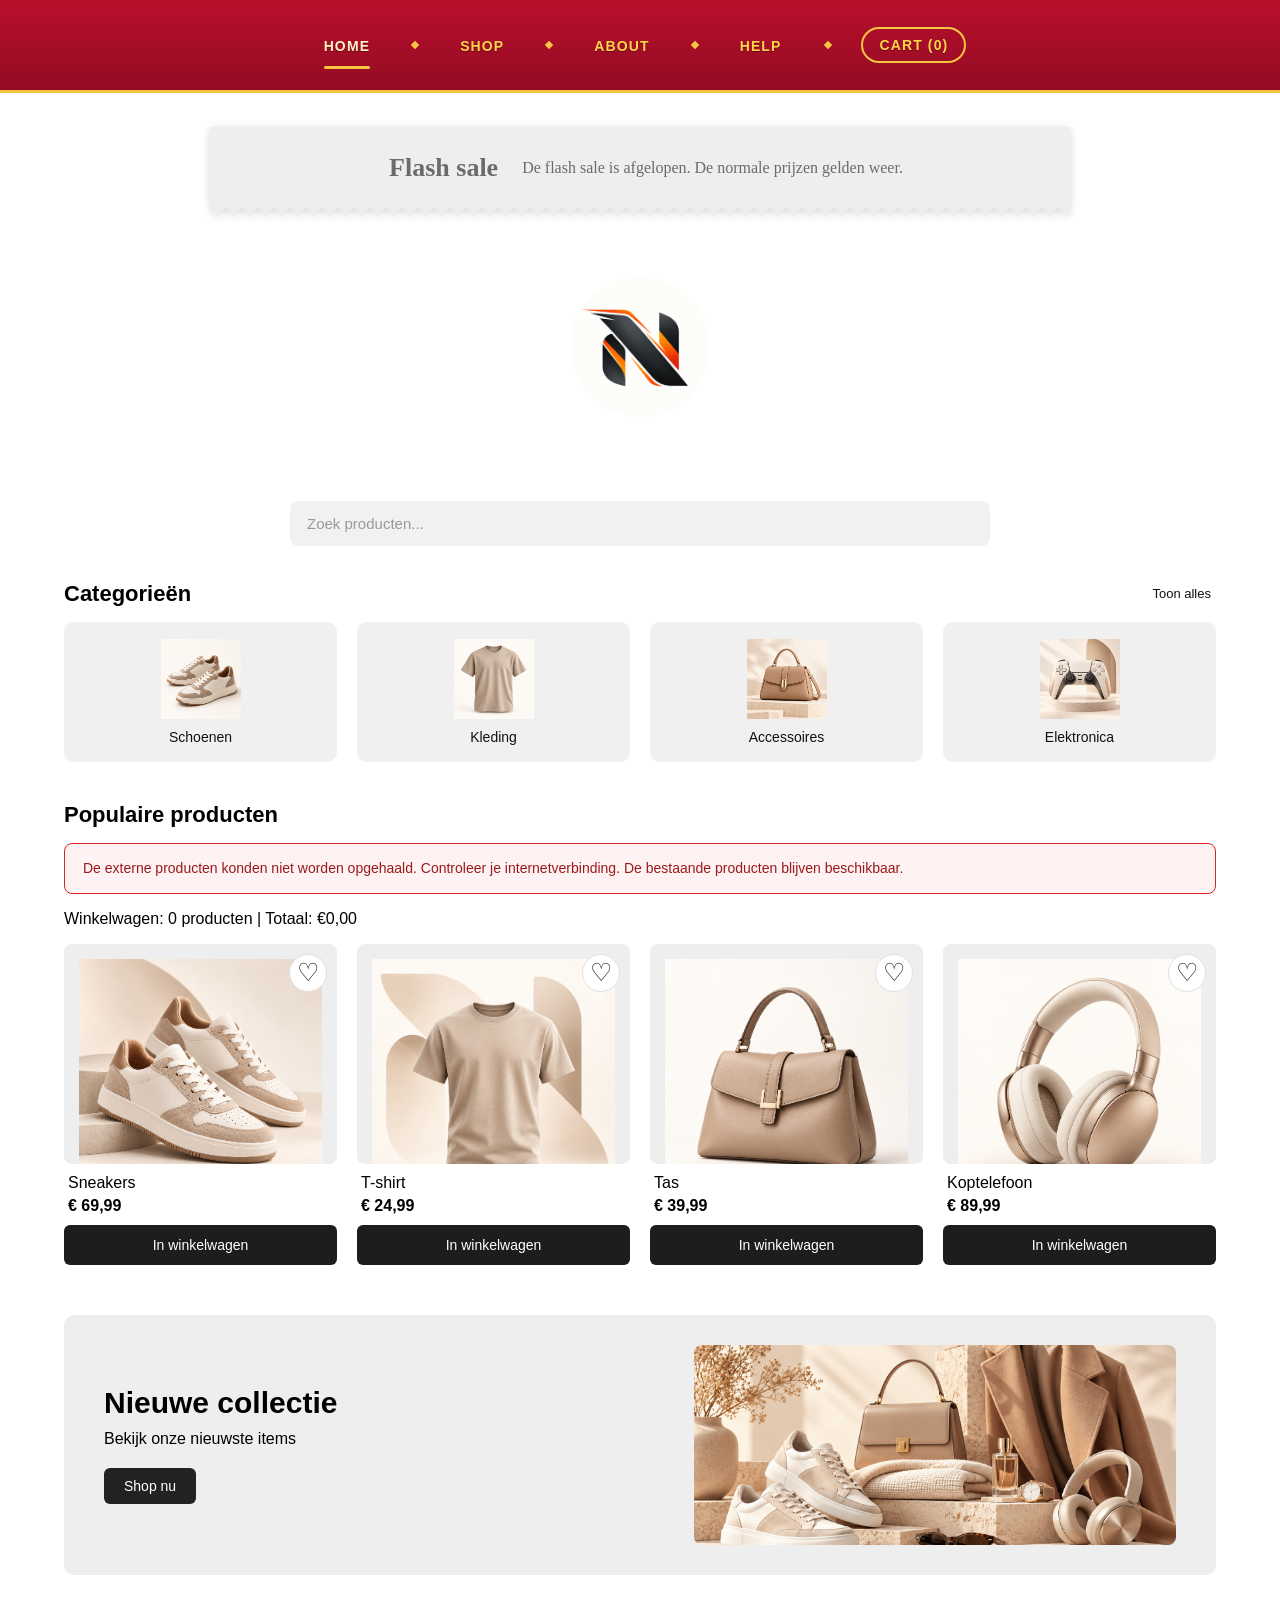
<file: index.html>
<!doctype html>
<html lang="nl">
  <head>
    <meta charset="UTF-8" />

    <meta name="viewport" content="width=device-width, initial-scale=1.0" />

    <title>Webshop</title>

    <link rel="stylesheet" href="assets/css/style-nikan.css" />

    <link rel="stylesheet" href="assets/css/header.css" />

    <link rel="stylesheet" href="assets/css/favorites.css" />

    <link rel="stylesheet" href="assets/css/sale.css" />

    <link rel="stylesheet" href="assets/css/loading.css" />

    <script src="assets/js/core/cart-expiry.js"></script>
  </head>

  <body>
    <div class="app">
      <header class="site-header">
        <nav class="navbar" aria-label="Main navigation">
          <a href="index.html" class="nav-link" aria-current="page">Home</a>
          <a href="pages/categories.html" class="nav-link">Shop</a>
          <a href="pages/about.html" class="nav-link">About</a>
          <a href="pages/help.html" class="nav-link">Help</a>
          <a href="cart.html" class="nav-link nav-cart"
            >Cart (<span id="cart-count">0</span>)</a
          >
        </nav>

        <!-- Countdown van de flash sale (wordt gevuld door sale.js). -->
        <div id="flash-sale"></div>
      </header>

      <!-- =====================================================
           LOGO
           ===================================================== -->

      <header class="header" id="home">
        <div class="logo">
          <img src="images/logo.png" alt="Logo van de webshop" />
        </div>
      </header>

      <main>
        <!-- =================================================
             ZOEKBALK
             ================================================= -->

        <section class="search-section">
          <div class="search-box">
            <input
              type="text"
              id="search-input"
              placeholder="Zoek producten..."
              aria-label="Zoek producten"
            />
          </div>
        </section>

        <!-- =================================================
             CATEGORIEËN
             ================================================= -->

        <section class="section" id="shop">
          <div class="section-header">
            <h2>Categorieën</h2>

            <!-- Reset het categoriefilter en de zoekbalk. -->
            <button type="button" class="view-all" id="show-all-categories">
              Toon alles
            </button>
          </div>

          <div class="categories">
            <!-- Schoenen -->
            <button class="category-card" data-category="schoenen">
              <div class="category-image">
                <img src="images/category-shoes.png" alt="Schoenen" />
              </div>

              <span>Schoenen</span>
            </button>

            <!-- Kleding -->
            <button class="category-card" data-category="kleding">
              <div class="category-image">
                <img src="images/category-clothing.png" alt="Kleding" />
              </div>

              <span>Kleding</span>
            </button>

            <!-- Accessoires -->
            <button class="category-card" data-category="accessoires">
              <div class="category-image">
                <img src="images/category-accessories.png" alt="Accessoires" />
              </div>

              <span>Accessoires</span>
            </button>

            <!-- Elektronica -->
            <button class="category-card" data-category="elektronica">
              <div class="category-image">
                <img src="images/category-electronics.png" alt="Elektronica" />
              </div>

              <span>Elektronica</span>
            </button>
          </div>
        </section>

        <!-- =================================================
             PRODUCTEN
             ================================================= -->

        <section class="section">
          <div class="section-header">
            <h2>Populaire producten</h2>
          </div>

          <div class="products" id="products">
            <!-- De kaarten worden ingeladen door home-products.js -->
          </div>

          <!-- Wordt zichtbaar als zoeken niets oplevert. -->
          <p id="no-results" class="no-results hidden">
            Geen producten gevonden.
          </p>
        </section>

        <!-- =================================================
             NIEUWE COLLECTIE
             ================================================= -->

        <section class="collection-banner">
          <div class="collection-text">
            <h2>Nieuwe collectie</h2>

            <p>Bekijk onze nieuwste items</p>

            <button class="shop-button" id="shop-now-button">Shop nu</button>
          </div>

          <div class="collection-image">
            <img src="images/new-collection.jpg" alt="Nieuwe collectie" />
          </div>
        </section>
      </main>
    </div>

    <script
      src="assets/js/core/products-loader.js"
      data-then="assets/js/core/sale.js,assets/js/home/home-products.js,assets/js/home/script.js,assets/js/core/favorites.js"
    ></script>
  </body>
</html>
</file>
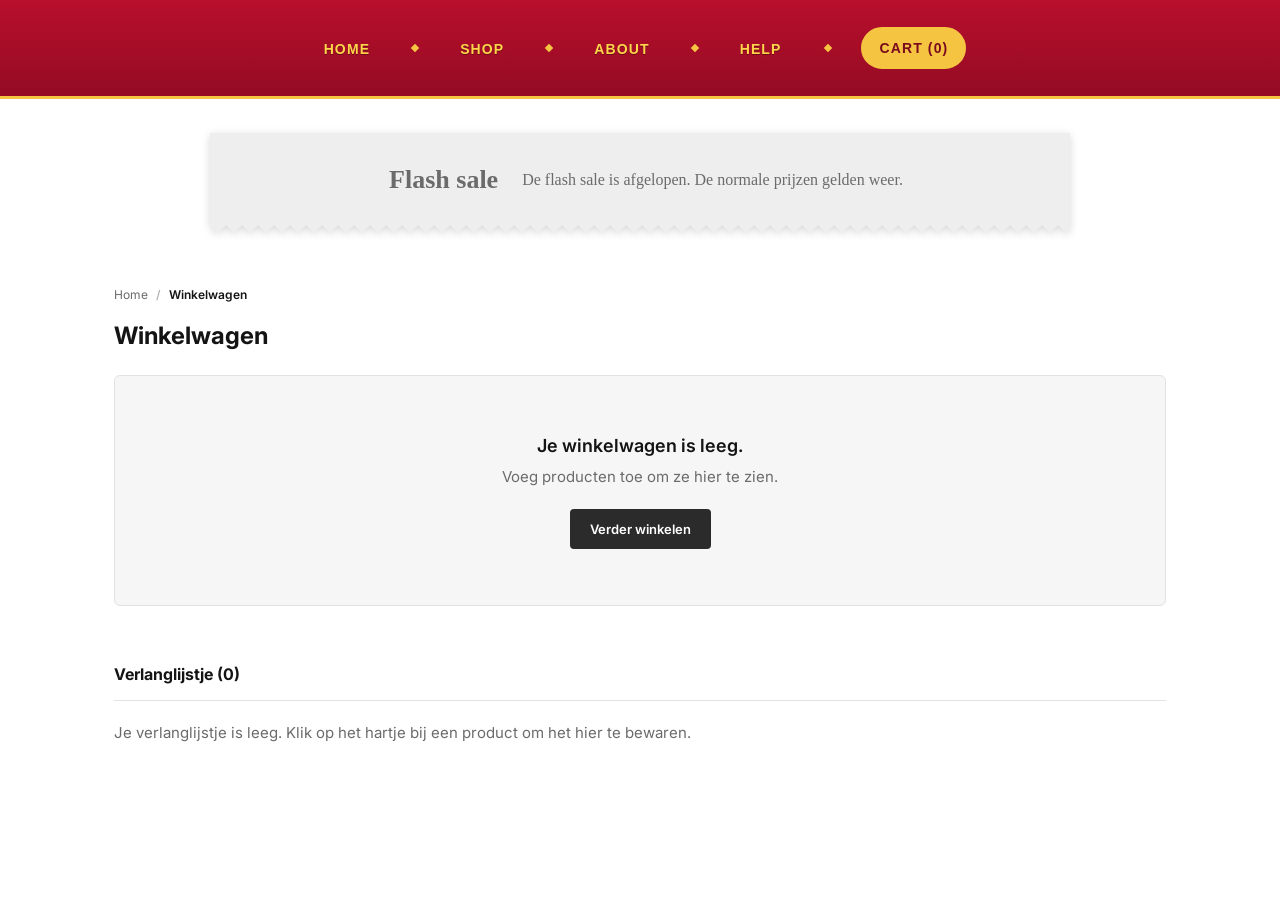
<file: cart.html>
<!DOCTYPE html>
<html lang="nl">
<head>
  <meta charset="UTF-8">
  <meta name="viewport" content="width=device-width, initial-scale=1">
  <title>Winkelwagen | Webshop</title>
  <link rel="preconnect" href="https://fonts.googleapis.com">
  <link rel="preconnect" href="https://fonts.gstatic.com" crossorigin>
  <link href="https://fonts.googleapis.com/css2?family=Inter:wght@400;500;600;700&display=swap" rel="stylesheet">
  <link rel="stylesheet" href="assets/css/header.css">
  <link rel="stylesheet" href="assets/css/cart.css">
  <link rel="stylesheet" href="assets/css/sale.css">
  <link rel="stylesheet" href="assets/css/loading.css">
  <script src="assets/js/core/cart-expiry.js"></script>
  <script src="assets/js/core/products-loader.js" data-then="assets/js/core/sale.js,assets/js/cart/cart.js,assets/js/cart/wishlist.js"></script>
</head>
<body class="cart-page">

  <header class="site-header">
    <nav class="navbar" aria-label="Main navigation">
      <a href="index.html" class="nav-link">Home</a>
      <a href="pages/categories.html" class="nav-link">Shop</a>
      <a href="index.html#about" class="nav-link">About</a>
      <a href="pages/about.html" class="nav-link">Help</a>
      <a href="cart.html" class="nav-link nav-cart" aria-current="page">Cart (<span id="cart-count">0</span>)</a>
    </nav>

    <!-- Countdown van de flash sale (wordt gevuld door sale.js). -->
    <div id="flash-sale"></div>
  </header>

  <main class="container">

    <nav class="breadcrumb" aria-label="Breadcrumb">
      <ol>
        <li><a href="index.html">Home</a></li>
        <li aria-current="page">Winkelwagen</li>
      </ol>
    </nav>

    <h1 class="page-title">Winkelwagen</h1>

    <!-- Melding als producten automatisch uit de winkelwagen zijn gehaald. -->
    <p class="cart-notice" id="cart-notice" role="status" aria-live="polite" hidden></p>

    <!-- Wordt getoond als er niets in de winkelwagen zit. -->
    <section class="cart-empty" id="cart-empty" hidden>
      <p class="cart-empty-title">Je winkelwagen is leeg.</p>
      <p class="cart-empty-text">Voeg producten toe om ze hier te zien.</p>
      <a class="btn-primary" href="pages/categories.html">Verder winkelen</a>
    </section>

    <!-- Wordt getoond als er producten in de winkelwagen zitten. -->
    <div class="cart-layout" id="cart-layout" hidden>

      <section class="cart-items" aria-labelledby="cart-items-title">
        <div class="cart-items-head">
          <h2 id="cart-items-title">Jouw producten</h2>
          <button type="button" class="btn-link" id="clear-cart">Winkelwagen legen</button>
        </div>

        <ul class="cart-list" id="cart-list"></ul>
      </section>

      <aside class="cart-summary" aria-labelledby="summary-title">
        <h2 id="summary-title">Overzicht</h2>

        <dl class="summary-rows">
          <div class="summary-row">
            <dt>Aantal producten</dt>
            <dd id="summary-count">0</dd>
          </div>
          <div class="summary-row summary-total">
            <dt>Totaal</dt>
            <dd id="summary-total">€ 0,00</dd>
          </div>
        </dl>

        <button type="button" class="btn-primary btn-block" id="checkout">Afrekenen</button>
        <a class="btn-secondary btn-block" href="pages/categories.html">Verder winkelen</a>

        <p class="cart-expiry-note" id="cart-expiry-note"></p>

        <p class="cart-status" id="cart-status" role="status" aria-live="polite"></p>
      </aside>

    </div>

    <!-- Verlanglijstje: de producten die je met het hartje hebt geliket.
         Wordt gevuld door wishlist.js. -->
    <section class="wishlist" id="wishlist" aria-labelledby="wishlist-title">
      <div class="wishlist-head">
        <h2 id="wishlist-title">Verlanglijstje (<span id="wishlist-count">0</span>)</h2>
      </div>

      <p class="wishlist-empty" id="wishlist-empty" hidden>
        Je verlanglijstje is leeg. Klik op het hartje bij een product om het hier te bewaren.
      </p>

      <ul class="wishlist-list" id="wishlist-list"></ul>

      <p class="cart-status" id="wishlist-status" role="status" aria-live="polite"></p>
    </section>

  </main>

</body>
</html>
</file>
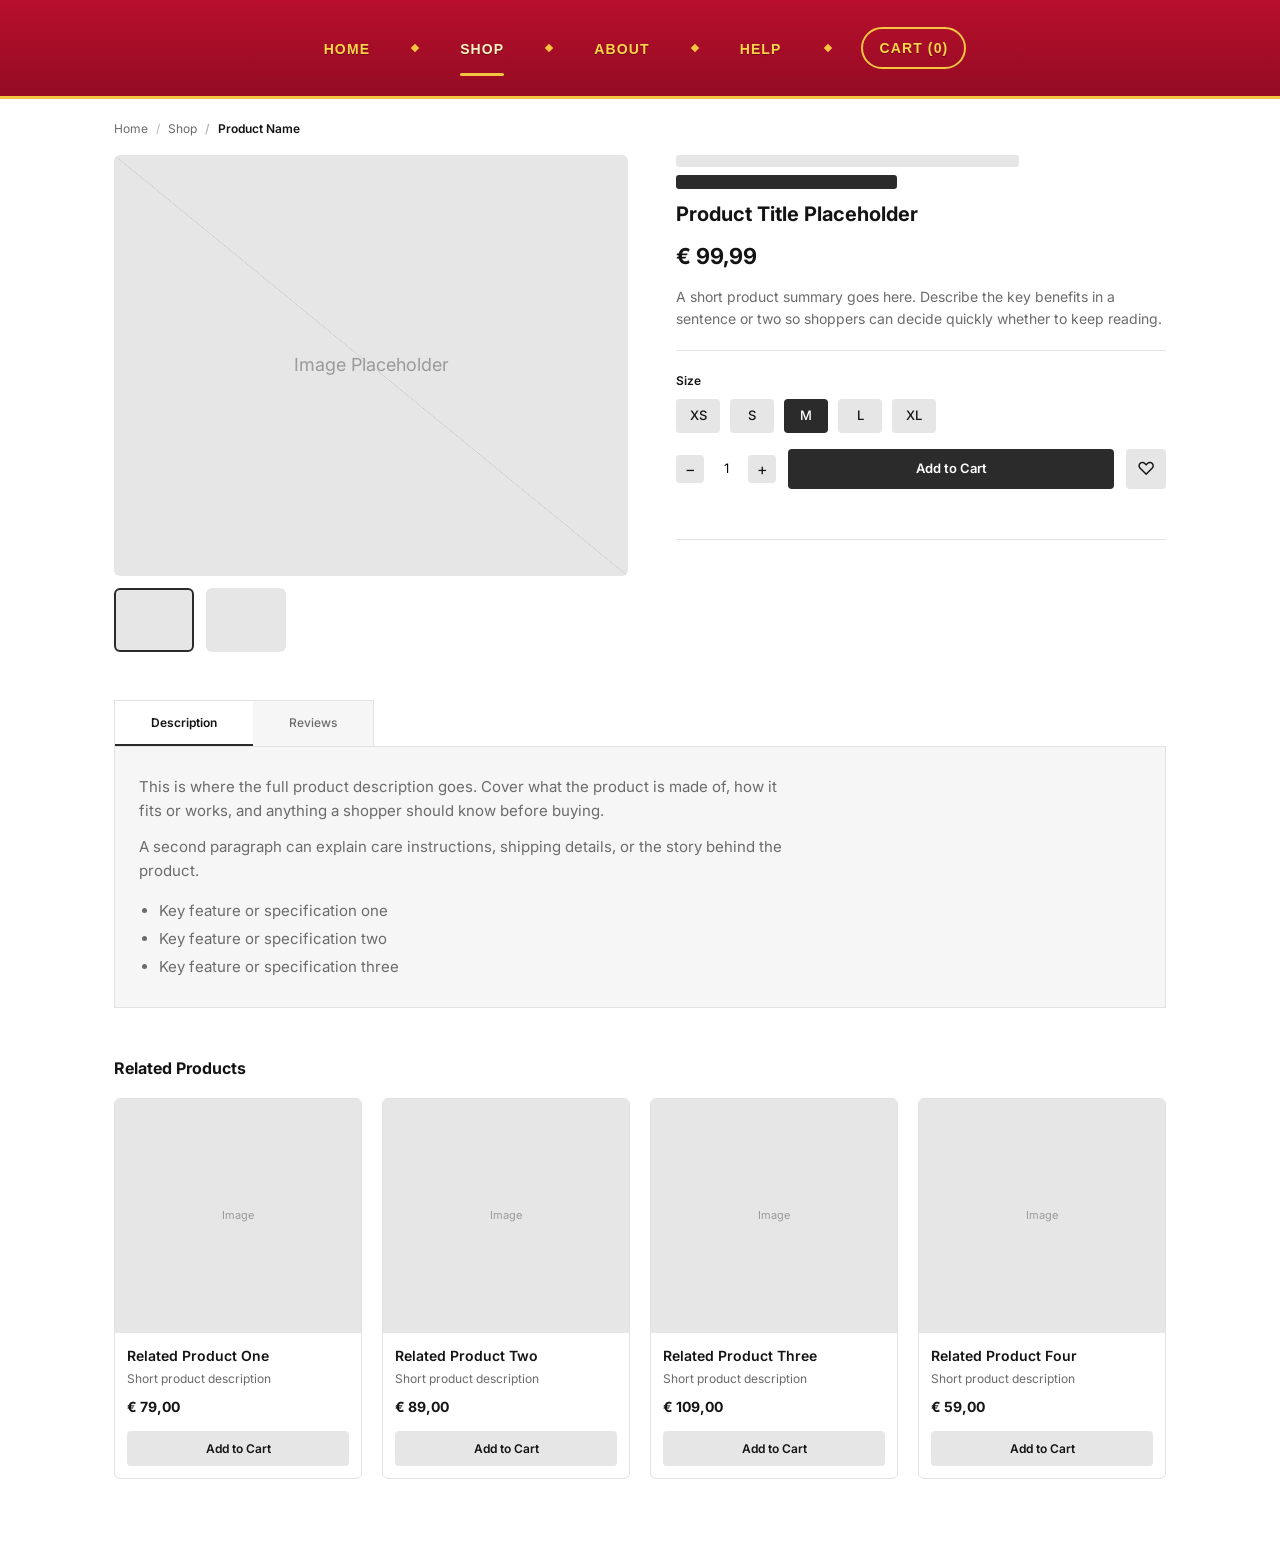
<file: product.html>
<!DOCTYPE html>
<html lang="en">
<head>
  <meta charset="UTF-8">
  <meta name="viewport" content="width=device-width, initial-scale=1">
  <title>Product Title Placeholder | Shop</title>
  <link rel="preconnect" href="https://fonts.googleapis.com">
  <link rel="preconnect" href="https://fonts.gstatic.com" crossorigin>
  <link href="https://fonts.googleapis.com/css2?family=Inter:wght@400;500;600;700&display=swap" rel="stylesheet">
  <link rel="stylesheet" href="assets/css/header.css">
  <link rel="stylesheet" href="assets/css/product.css">
  <link rel="stylesheet" href="assets/css/reviews.css">
  <link rel="stylesheet" href="assets/css/sale.css">
  <link rel="stylesheet" href="assets/css/loading.css">
  <script src="assets/js/core/cart-expiry.js"></script>
  <script src="assets/js/core/products-loader.js" data-then="assets/js/core/sale.js,assets/js/product/product.js,assets/js/product/reviews.js"></script>
</head>
<body class="product-page">

  <header class="site-header">
    <nav class="navbar" aria-label="Main navigation">
      <a href="index.html" class="nav-link">Home</a>
      <a href="pages/categories.html" class="nav-link" aria-current="page">Shop</a>
      <a href="pages/about.html" class="nav-link">About</a>
      <a href="pages/help.html" class="nav-link">Help</a>
      <a href="cart.html" class="nav-link nav-cart">Cart (<span id="cart-count">0</span>)</a>
    </nav>
  </header>
 
  <main class="container">

    <nav class="breadcrumb" aria-label="Breadcrumb">
      <ol>
        <li><a href="index.html">Home</a></li>
        <li><a href="pages/categories.html">Shop</a></li>
        <li aria-current="page" id="breadcrumb-name">Product Name</li>
      </ol>
    </nav>

    <section class="product" id="product" data-name="Product Title Placeholder" data-category="schoenen" data-price="99.99" data-image="">

      <div class="gallery">
        <div class="gallery-main placeholder" id="main-image" role="img" aria-label="Product image 1">
          <span id="main-image-label">Image Placeholder</span>
        </div>
        <div class="gallery-thumbs" id="gallery-thumbs" role="group" aria-label="Product image thumbnails">
          <button type="button" class="thumb placeholder is-active" data-label="Image Placeholder" data-alt="Product image 1" aria-pressed="true" aria-label="Show image 1"></button>
          <button type="button" class="thumb placeholder" data-label="Image Placeholder 2" data-alt="Product image 2" aria-pressed="false" aria-label="Show image 2"></button>
        </div>
      </div>

      <div class="info">
        <p class="info-brand" id="product-brand">Brand Name</p>
        <p class="info-tag" id="product-category">Category</p>
        <h1 class="info-title" id="product-title">Product Title Placeholder</h1>
        <p class="info-price" id="product-price">€ 99,99</p>
 
        <!-- De beoordeling wordt ingevuld door reviews.js. -->
        <div class="info-rating" id="product-rating"></div>
 
        <p class="info-desc" id="product-summary">
          A short product summary goes here. Describe the key benefits in a sentence or two so
          shoppers can decide quickly whether to keep reading.
        </p>
 
        <hr class="divider">
 
        <form id="product-form" novalidate>
 
          <fieldset class="option">
            <legend class="option-label">Size</legend>
            <div class="sizes">
              <label class="size"><input type="radio" name="size" value="XS"><span>XS</span></label>
              <label class="size"><input type="radio" name="size" value="S"><span>S</span></label>
              <label class="size"><input type="radio" name="size" value="M" checked><span>M</span></label>
              <label class="size"><input type="radio" name="size" value="L"><span>L</span></label>
              <label class="size"><input type="radio" name="size" value="XL"><span>XL</span></label>
            </div>
          </fieldset>
 
          <div class="buy-row">
            <div class="qty" role="group" aria-label="Quantity">
              <button type="button" class="qty-btn" id="qty-minus" aria-label="Decrease quantity">−</button>
              <input type="number" id="qty-input" name="quantity" value="1" min="1" max="10" inputmode="numeric" aria-label="Quantity">
              <button type="button" class="qty-btn" id="qty-plus" aria-label="Increase quantity">+</button>
            </div>
            <button type="submit" class="btn-add" id="add-to-cart">Add to Cart</button>
            <button type="button" class="btn-wish" id="wishlist" aria-pressed="false" aria-label="Add to wishlist">♡</button>
          </div>
 
          <p class="form-status" id="form-status" role="status" aria-live="polite"></p>
        </form>
 
        <hr class="divider">
      </div>
    </section>
 
    <section class="tabs" aria-label="Product details">
      <div class="tab-list" role="tablist" aria-label="Product information">
        <button type="button" role="tab" class="tab is-active" id="tab-description" aria-controls="panel-description" aria-selected="true">Description</button>
        <button type="button" role="tab" class="tab" id="tab-reviews" aria-controls="panel-reviews" aria-selected="false" tabindex="-1">Reviews</button>
      </div>
 
      <div class="tab-panels">
        <div role="tabpanel" class="tab-panel is-active" id="panel-description" aria-labelledby="tab-description">
          <div id="product-description">
          <p>
            This is where the full product description goes. Cover what the product is made of,
            how it fits or works, and anything a shopper should know before buying.
          </p>
          <p>
            A second paragraph can explain care instructions, shipping details, or the story
            behind the product.
          </p>
          <ul>
            <li>Key feature or specification one</li>
            <li>Key feature or specification two</li>
            <li>Key feature or specification three</li>
          </ul>
          </div>
        </div>
 
        <div role="tabpanel" class="tab-panel" id="panel-reviews" aria-labelledby="tab-reviews" hidden>
          <!-- Reviews: formulier, je eigen review en de samenvatting (reviews.js). -->
          <div id="reviews">
            <p>Er zijn nog geen reviews.</p>
          </div>
        </div>
      </div>
    </section>

    <section class="related" aria-labelledby="related-title">
      <h2 id="related-title">Related Products</h2>
      <div class="related-grid" id="related-grid">
 
        <article class="card">
          <div class="card-image placeholder"><span>Image</span></div>
          <div class="card-body">
            <h3 class="card-title">Related Product One</h3>
            <p class="card-meta">Short product description</p>
            <p class="card-price">€ 79,00</p>
            <button type="button" class="btn-card" data-name="Related Product One" data-category="schoenen" data-price="79.00">Add to Cart</button>
          </div>
        </article>
 
        <article class="card">
          <div class="card-image placeholder"><span>Image</span></div>
          <div class="card-body">
            <h3 class="card-title">Related Product Two</h3>
            <p class="card-meta">Short product description</p>
            <p class="card-price">€ 89,00</p>
            <button type="button" class="btn-card" data-name="Related Product Two" data-category="schoenen" data-price="89.00">Add to Cart</button>
          </div>
        </article>
 
        <article class="card">
          <div class="card-image placeholder"><span>Image</span></div>
          <div class="card-body">
            <h3 class="card-title">Related Product Three</h3>
            <p class="card-meta">Short product description</p>
            <p class="card-price">€ 109,00</p>
            <button type="button" class="btn-card" data-name="Related Product Three" data-category="schoenen" data-price="109.00">Add to Cart</button>
          </div>
        </article>
 
        <article class="card">
          <div class="card-image placeholder"><span>Image</span></div>
          <div class="card-body">
            <h3 class="card-title">Related Product Four</h3>
            <p class="card-meta">Short product description</p>
            <p class="card-price">€ 59,00</p>
            <button type="button" class="btn-card" data-name="Related Product Four" data-category="schoenen" data-price="59.00">Add to Cart</button>
          </div>
        </article>
 
      </div>
    </section>
 
  </main>
 
</body>
</html>
</file>
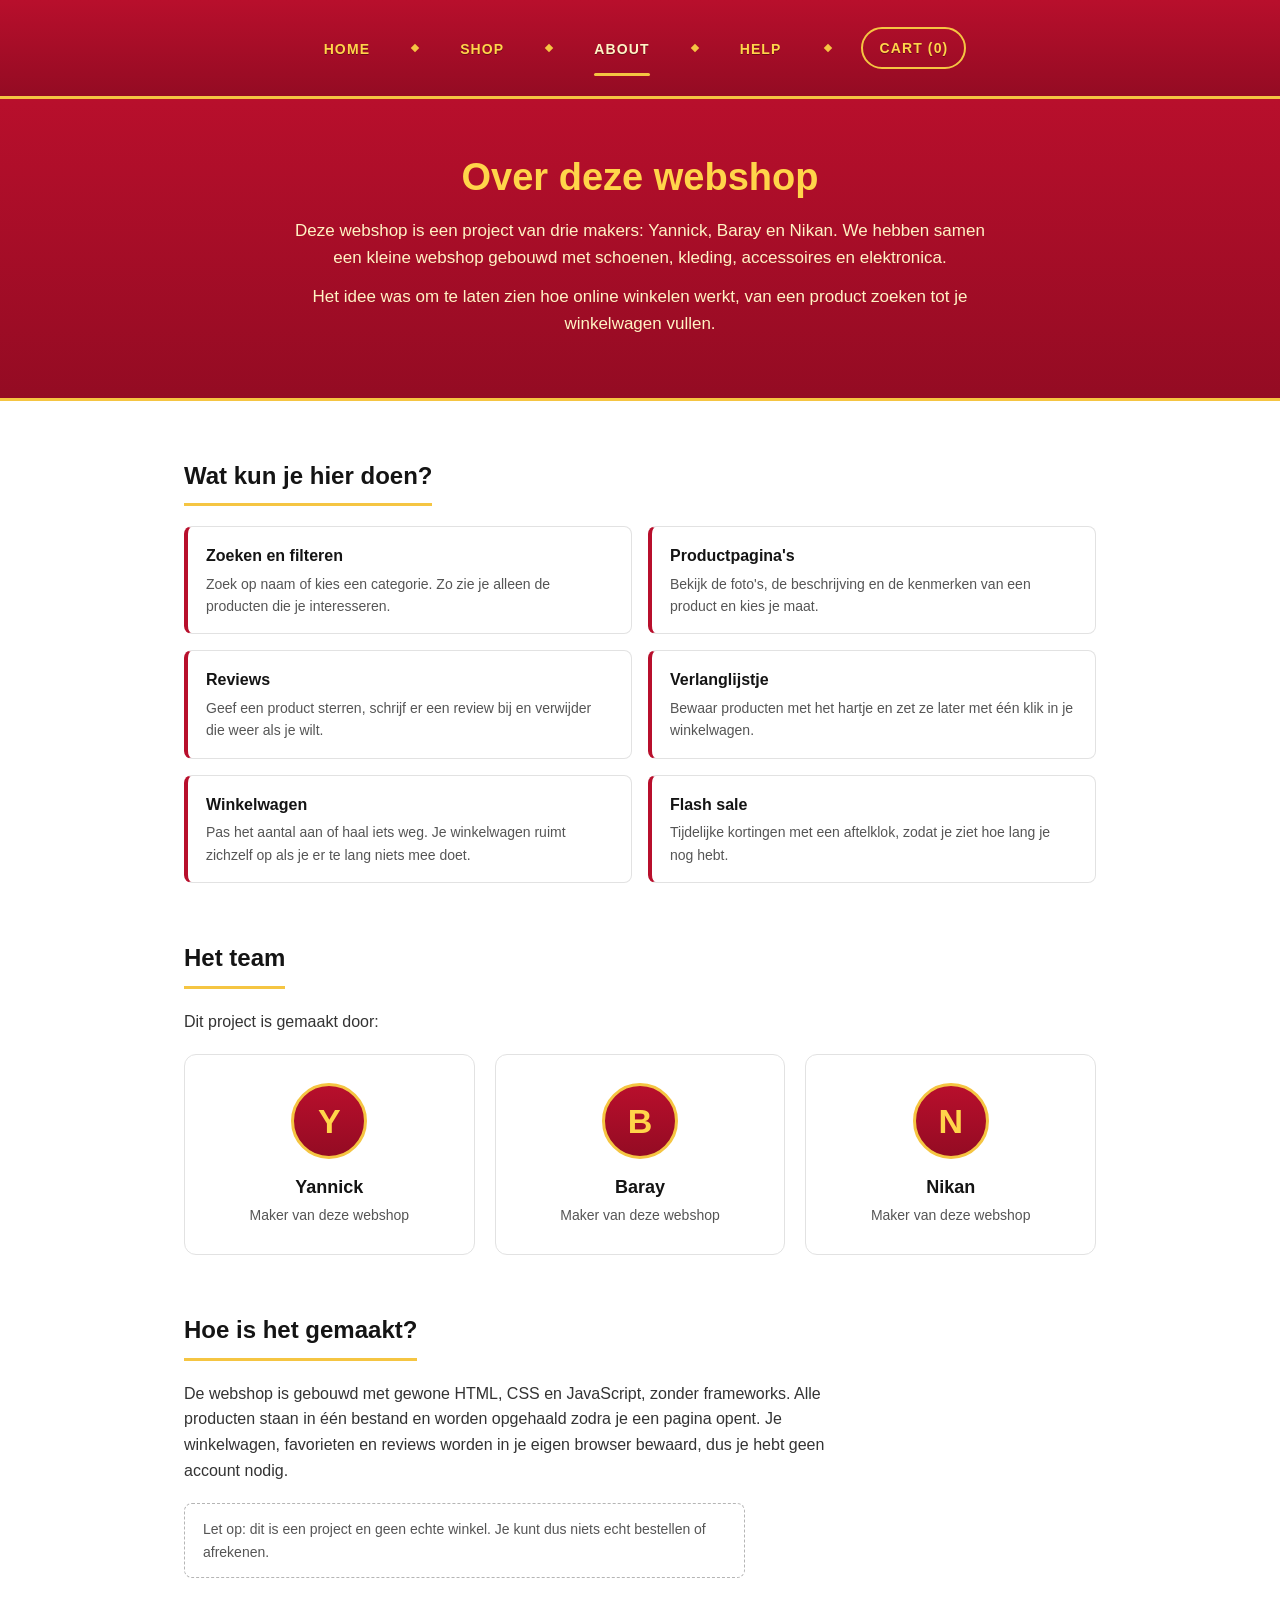
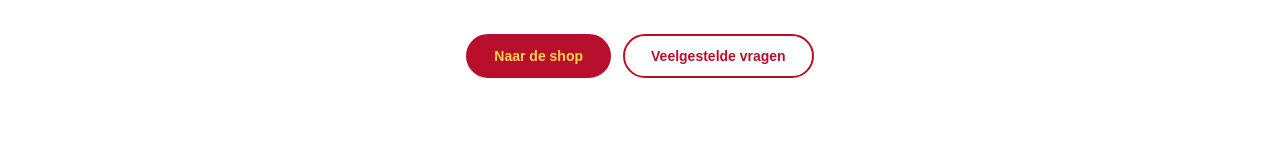
<file: pages/about.html>
<!doctype html>
<html lang="nl">
  <head>
    <meta charset="UTF-8" />

    <meta name="viewport" content="width=device-width, initial-scale=1.0" />

    <title>About | Webshop</title>

    <!-- Header (navigatie + zoekbalk), op alle pagina's hetzelfde. -->
    <link rel="stylesheet" href="../assets/css/header.css" />

    <!-- Vormgeving van de aboutpagina. -->
    <link rel="stylesheet" href="../assets/css/about.css" />

    <!-- Verwijdert producten die langer dan 3 dagen in de winkelwagen staan. -->
    <script src="../assets/js/core/cart-expiry.js"></script>

    <!-- Winkelwagenteller in de navigatie. -->
    <script src="../assets/js/core/cart-count.js" defer></script>
  </head>

  <body class="about-page">

    <header class="site-header">
      <nav class="navbar" aria-label="Main navigation">
        <a href="../index.html" class="nav-link">Home</a>
        <a href="categories.html" class="nav-link">Shop</a>
        <a href="about.html" class="nav-link" aria-current="page">About</a>
        <a href="help.html" class="nav-link">Help</a>
        <a href="../cart.html" class="nav-link nav-cart">Cart (<span id="cart-count">0</span>)</a>
      </nav>
    </header>

    <main>

      <section class="about-hero">
        <div class="about-hero-inner">
          <h1>Over deze webshop</h1>

          <p>
            Deze webshop is een project van drie makers: Yannick, Baray en Nikan.
            We hebben samen een kleine webshop gebouwd met schoenen, kleding,
            accessoires en elektronica.
          </p>

          <p>
            Het idee was om te laten zien hoe online winkelen werkt, van een
            product zoeken tot je winkelwagen vullen.
          </p>
        </div>
      </section>

      <section class="about-section about-block" aria-labelledby="about-features">
        <h2 id="about-features">Wat kun je hier doen?</h2>

        <ul class="feature-grid">
          <li class="feature">
            <h3>Zoeken en filteren</h3>
            <p>
              Zoek op naam of kies een categorie. Zo zie je alleen de producten die
              je interesseren.
            </p>
          </li>

          <li class="feature">
            <h3>Productpagina's</h3>
            <p>
              Bekijk de foto's, de beschrijving en de kenmerken van een product en
              kies je maat.
            </p>
          </li>

          <li class="feature">
            <h3>Reviews</h3>
            <p>
              Geef een product sterren, schrijf er een review bij en verwijder die
              weer als je wilt.
            </p>
          </li>

          <li class="feature">
            <h3>Verlanglijstje</h3>
            <p>
              Bewaar producten met het hartje en zet ze later met één klik in je
              winkelwagen.
            </p>
          </li>

          <li class="feature">
            <h3>Winkelwagen</h3>
            <p>
              Pas het aantal aan of haal iets weg. Je winkelwagen ruimt zichzelf op
              als je er te lang niets mee doet.
            </p>
          </li>

          <li class="feature">
            <h3>Flash sale</h3>
            <p>
              Tijdelijke kortingen met een aftelklok, zodat je ziet hoe lang je nog
              hebt.
            </p>
          </li>
        </ul>
      </section>

      <section class="about-section about-block" aria-labelledby="about-team">
        <h2 id="about-team">Het team</h2>

        <p class="about-lead">
          Dit project is gemaakt door:
        </p>

        <ul class="team-grid">
          <li class="member">
            <div class="member-avatar" aria-hidden="true">Y</div>
            <h3>Yannick</h3>
            <p class="member-role">Maker van deze webshop</p>
          </li>

          <li class="member">
            <div class="member-avatar" aria-hidden="true">B</div>
            <h3>Baray</h3>
            <p class="member-role">Maker van deze webshop</p>
          </li>

          <li class="member">
            <div class="member-avatar" aria-hidden="true">N</div>
            <h3>Nikan</h3>
            <p class="member-role">Maker van deze webshop</p>
          </li>
        </ul>
      </section>

      <!-- =================================================
           HOE IS HET GEMAAKT
           ================================================= -->

      <section class="about-section about-block" aria-labelledby="about-tech">
        <h2 id="about-tech">Hoe is het gemaakt?</h2>

        <p class="about-lead">
          De webshop is gebouwd met gewone HTML, CSS en JavaScript, zonder
          frameworks. Alle producten staan in één bestand en worden opgehaald zodra
          je een pagina opent. Je winkelwagen, favorieten en reviews worden in je
          eigen browser bewaard, dus je hebt geen account nodig.
        </p>

        <p class="about-note">
          Let op: dit is een project en geen echte winkel. Je kunt dus niets
          echt bestellen of afrekenen.
        </p>
      </section>

      <section class="about-section about-actions" aria-label="Verder kijken">
        <a class="about-button" href="categories.html">Naar de shop</a>
        <a class="about-button is-secondary" href="help.html">Veelgestelde vragen</a>
      </section>
    </main>
  </body>
</html>
</file>
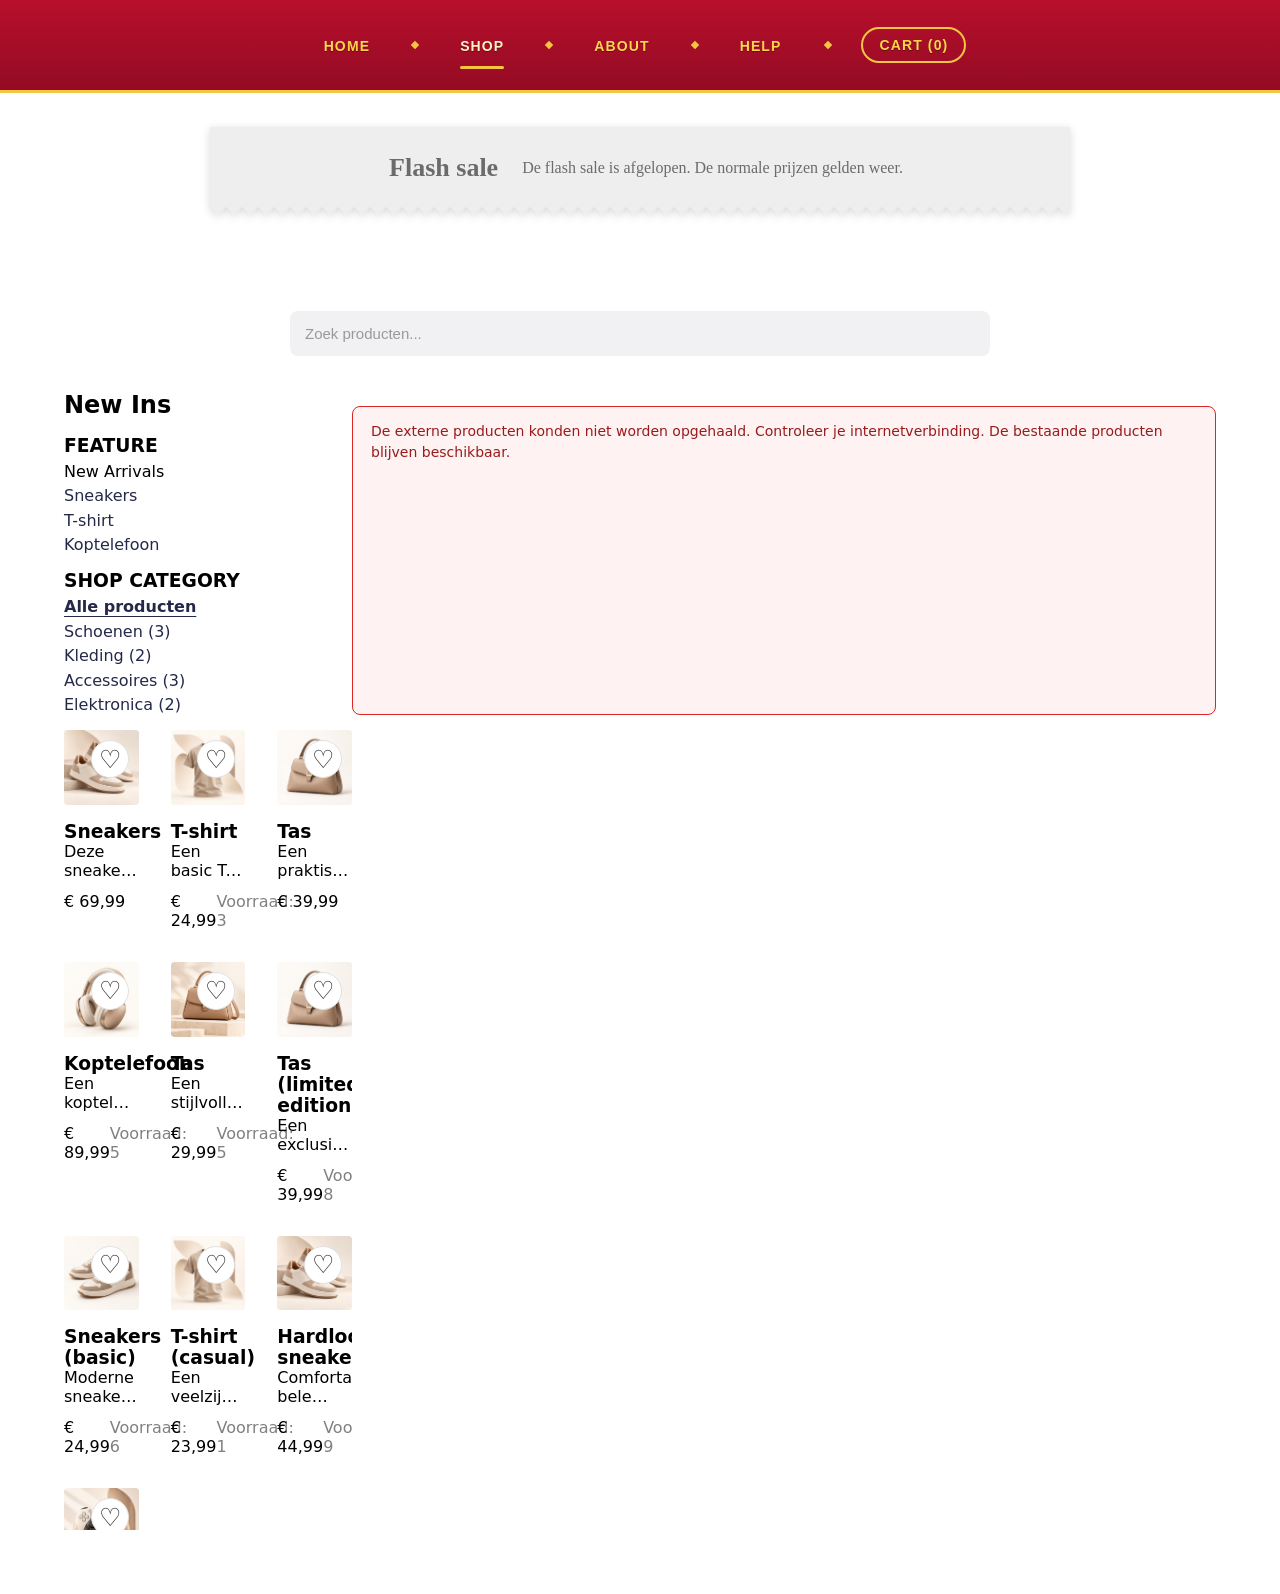
<file: pages/categories.html>
<!doctype html>
<html lang="nl">
  <head>
    <meta charset="UTF-8" />

    <meta name="viewport" content="width=device-width, initial-scale=1.0" />

    <title>Shop | Webshop</title>

    <!-- Bestaande vormgeving van de shoppagina. -->
    <link rel="stylesheet" href="../assets/css/style.css" />

    <!-- Header (navigatie + zoekbalk), op alle pagina's hetzelfde. -->
    <link rel="stylesheet" href="../assets/css/header.css" />

    <!-- Nieuwe vormgeving voor favorieten. -->
    <link rel="stylesheet" href="../assets/css/favorites.css" />

    <!-- Flash sale: countdown en kortingsprijzen. -->
    <link rel="stylesheet" href="../assets/css/sale.css" />

    <!-- Loading state en foutmelding bij het ophalen van producten. -->
    <link rel="stylesheet" href="../assets/css/loading.css" />

    <!-- Verwijdert producten die langer dan 3 dagen in de winkelwagen staan. -->
    <script src="../assets/js/core/cart-expiry.js"></script>

    <!-- Haalt products.json op met fetch() en laadt daarna de scripts
         hieronder in deze volgorde: flash sale, productkaarten,
         zoekfunctie en favorieten. -->
    <script
      src="../assets/js/core/products-loader.js"
      data-then="../assets/js/core/sale.js,../assets/js/shop/shop-products.js,../assets/js/shop/searchbar.js,../assets/js/shop/category-filter.js,../assets/js/core/favorites.js"
    ></script>
  </head>

  <body>
    <!-- =====================================================
         HEADER (op alle pagina's hetzelfde, zie assets/css/header.css)
         ===================================================== -->

<header class="site-header">
      <nav class="navbar" aria-label="Main navigation">
        <a href="../index.html" class="nav-link">Home</a>
        <a href="categories.html" class="nav-link" aria-current="page">Shop</a>
        <a href="about.html" class="nav-link">About</a>
        <a href="../pages/help.html" class="nav-link">Help</a>
        <a href="../cart.html" class="nav-link nav-cart">Cart (<span id="cart-count">0</span>)</a>
      </nav>

      <!-- Countdown van de flash sale (wordt gevuld door sale.js). -->
      <div id="flash-sale"></div>
    </header>

    <main class="categories">
      <!-- Zoekbalk (zonder icoon) -->
      <section class="search-section categories__search">
        <div class="search-box">
          <input
            type="text"
            id="search-input"
            placeholder="Zoek producten..."
            aria-label="Zoek producten"
          />
        </div>
      </section>

      <!-- =================================================
           ZIJBALK
           ================================================= -->

      <aside class="categories__sidebar">

        <h2>New Ins</h2>

        <ul class="categories__list">
          <h3>Feature</h3>
          <p>New Arrivals</p>
          <li class="feature-flash"><a href="">Sneakers</a></li>
          <li class="feature-flash"><a href="">T-shirt</a></li>
          <li class="feature-flash"><a href="">Koptelefoon</a></li>
        </ul>

        <!-- Categoriefilter: de knoppen worden door category-filter.js
             gemaakt op basis van products.json. -->
        <ul class="categories__list" id="category-filter">
          <h3>Shop category</h3>
        </ul>
      </aside>

      <!-- =================================================
           PRODUCTEN
           ================================================= -->

      <section class="categories__products" id="products">
        <!-- De productkaarten worden ingeladen door shop-products.js -->
      </section>
    </main>
  </body>
</html>
</file>
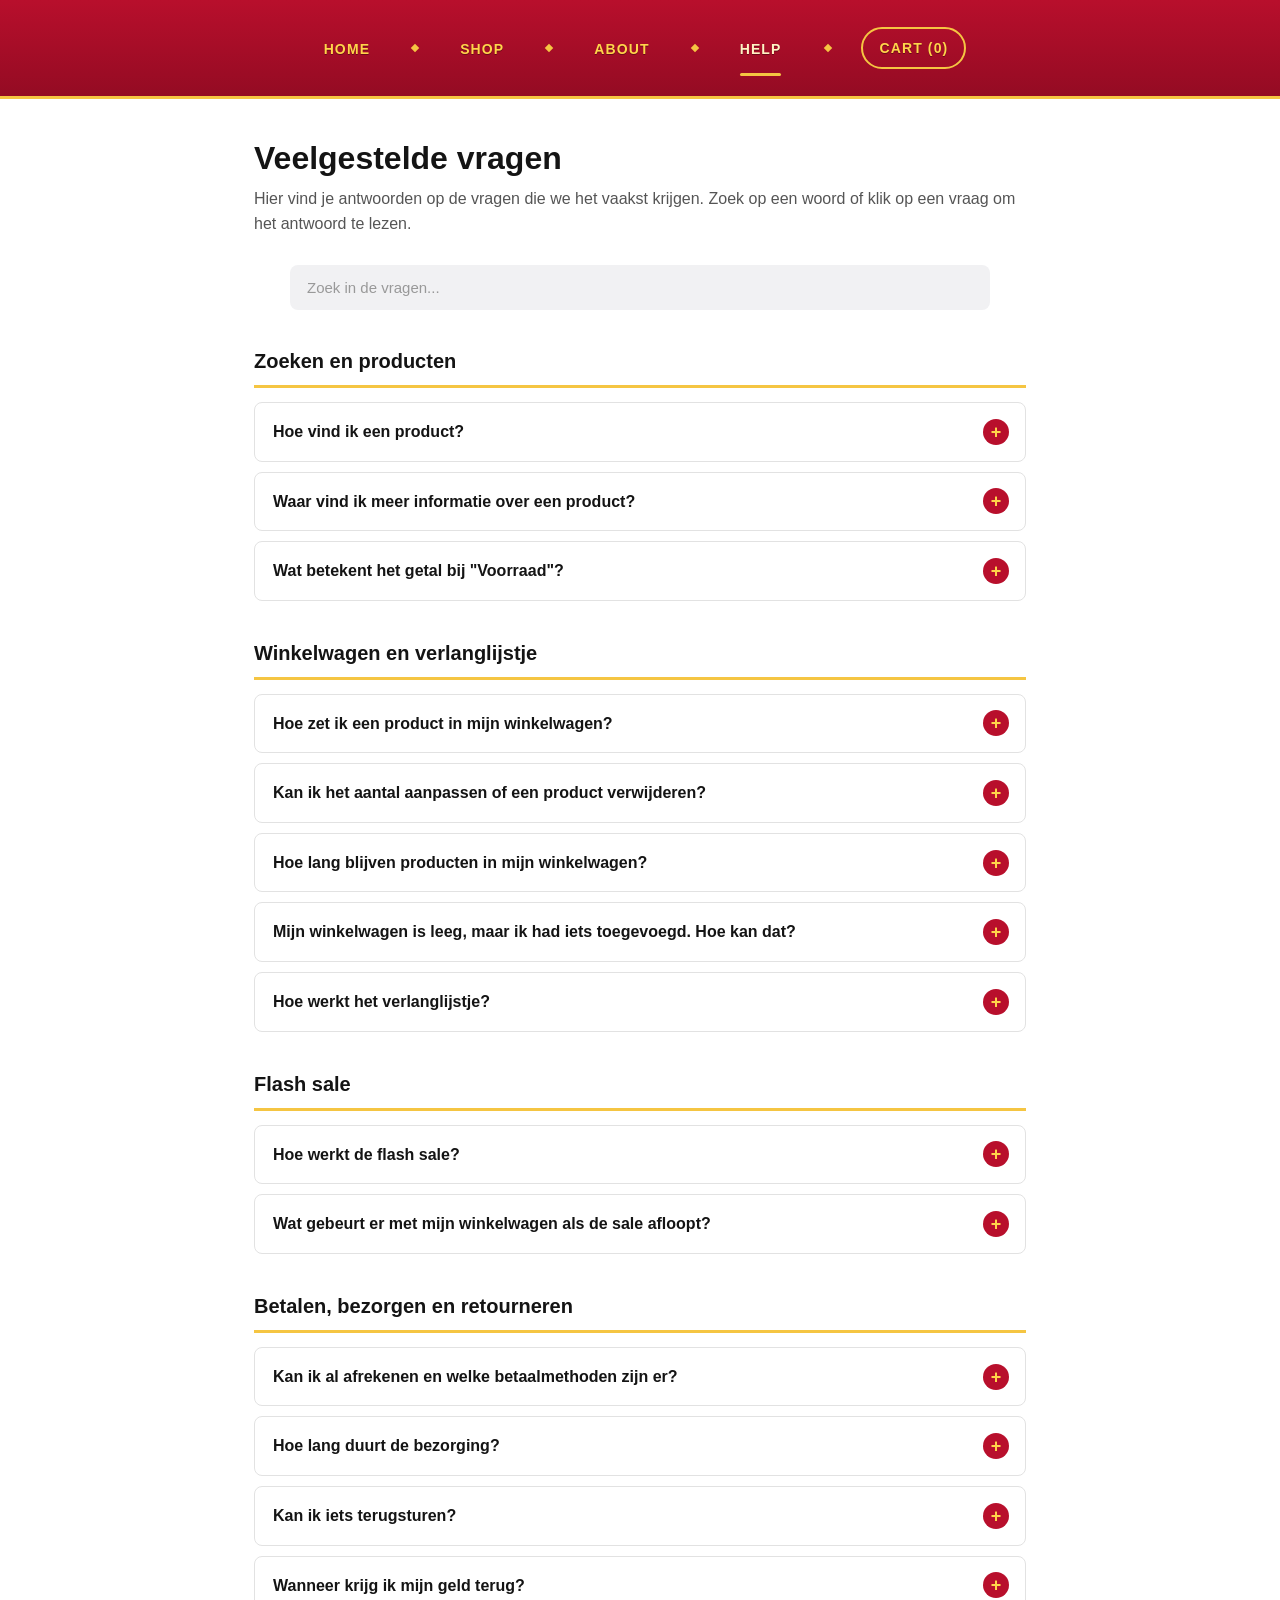
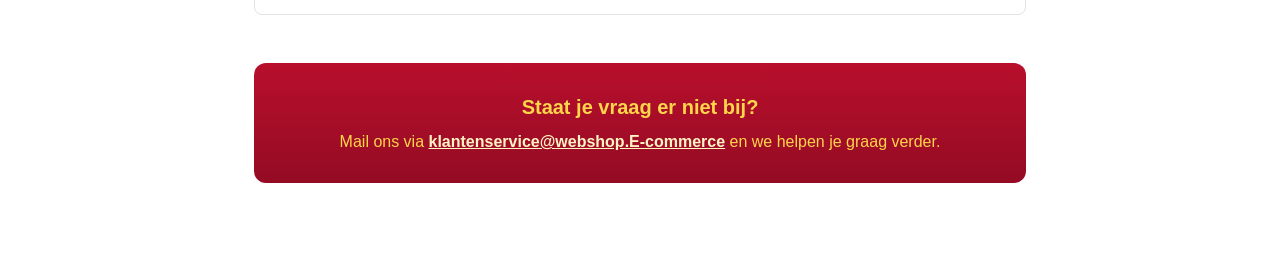
<file: pages/help.html>
<!doctype html>
<html lang="nl">
  <head>
    <meta charset="UTF-8" />

    <meta name="viewport" content="width=device-width, initial-scale=1.0" />

    <title>Help | Webshop</title>

    <!-- Header (navigatie + zoekbalk), op alle pagina's hetzelfde. -->
    <link rel="stylesheet" href="../assets/css/header.css" />

    <!-- Vormgeving van de helppagina. -->
    <link rel="stylesheet" href="../assets/css/help.css" />

    <!-- Verwijdert producten die langer dan 3 dagen in de winkelwagen staan. -->
    <script src="../assets/js/core/cart-expiry.js"></script>

    <!-- Zoeken in de vragen en de winkelwagenteller. -->
    <script src="../assets/js/help/help.js" defer></script>
  </head>

  <body class="help-page">
    <!-- =====================================================
         HEADER (op alle pagina's hetzelfde, zie assets/css/header.css)
         ===================================================== -->

    <header class="site-header">
      <nav class="navbar" aria-label="Main navigation">
        <a href="../index.html" class="nav-link">Home</a>
        <a href="categories.html" class="nav-link">Shop</a>
        <a href="about.html" class="nav-link">About</a>
        <a href="help.html" class="nav-link" aria-current="page">Help</a>
        <a href="../cart.html" class="nav-link nav-cart">Cart (<span id="cart-count">0</span>)</a>
      </nav>
    </header>

    <main class="help-main">
      <h1 class="help-title">Veelgestelde vragen</h1>

      <p class="help-intro">
        Hier vind je antwoorden op de vragen die we het vaakst krijgen. Zoek op een
        woord of klik op een vraag om het antwoord te lezen.
      </p>

      <!-- Zoekbalk (zonder icoon) -->
      <section class="search-section">
        <div class="search-box">
          <input
            type="text"
            id="search-input"
            placeholder="Zoek in de vragen..."
            aria-label="Zoek in de veelgestelde vragen"
          />
        </div>
      </section>

      <!-- =================================================
           ZOEKEN EN PRODUCTEN
           ================================================= -->

      <section class="faq-group" aria-labelledby="faq-zoeken">
        <h2 id="faq-zoeken">Zoeken en producten</h2>

        <details class="faq-item" id="product-vinden">
          <summary>Hoe vind ik een product?</summary>
          <div class="faq-answer">
            <p>
              Typ in de zoekbalk op de homepage of de Shop-pagina. De producten worden
              gefilterd terwijl je typt.
            </p>
            <p>
              Op de homepage kies je daarnaast een categorie. Op de Shop-pagina gebruik
              je het categoriefilter in de zijbalk. Met "Toon alles" (homepage) of
              "Alle producten" (Shop-pagina) zie je weer alles.
            </p>
          </div>
        </details>

        <details class="faq-item" id="productinfo">
          <summary>Waar vind ik meer informatie over een product?</summary>
          <div class="faq-answer">
            <p>
              Klik op de foto of de naam van het product. Op de productpagina vind je
              de beschrijving, de kenmerken en de maten. Onderaan staan andere producten
              die je misschien ook leuk vindt.
            </p>
          </div>
        </details>

        <details class="faq-item" id="voorraad">
          <summary>Wat betekent het getal bij "Voorraad"?</summary>
          <div class="faq-answer">
            <p>
              Dat is het aantal stuks dat we nog hebben. Staat er een laag getal, dan
              kun je er beter niet te lang mee wachten.
            </p>
          </div>
        </details>
      </section>

      <!-- =================================================
           WINKELWAGEN EN VERLANGLIJSTJE
           ================================================= -->

      <section class="faq-group" aria-labelledby="faq-winkelwagen">
        <h2 id="faq-winkelwagen">Winkelwagen en verlanglijstje</h2>

        <details class="faq-item" id="winkelwagen-toevoegen">
          <summary>Hoe zet ik een product in mijn winkelwagen?</summary>
          <div class="faq-answer">
            <p>
              Klik bij het product op "In winkelwagen". Op de productpagina kies je
              eerst je maat en het aantal en klik je daarna op "Add to Cart".
            </p>
            <p>
              Op de homepage verwijder je een product weer door nog eens op de knop te
              klikken (daar staat dan "Toegevoegd"). Je winkelwagen open je met "Cart"
              bovenaan de pagina.
            </p>
          </div>
        </details>

        <details class="faq-item" id="aantal-aanpassen">
          <summary>Kan ik het aantal aanpassen of een product verwijderen?</summary>
          <div class="faq-answer">
            <p>
              Ja, op de winkelwagenpagina. Met + en − pas je het aantal aan (maximaal 10
              stuks per product). Met "Verwijderen" haal je een product weg en met
              "Winkelwagen legen" begin je opnieuw.
            </p>
          </div>
        </details>

        <details class="faq-item" id="winkelwagen-bewaard">
          <summary>Hoe lang blijven producten in mijn winkelwagen?</summary>
          <div class="faq-answer">
            <p>
              <span data-cart-days>3</span> dagen. Producten die je in die tijd niet
              koopt, worden automatisch uit je winkelwagen gehaald. In je winkelwagen
              zie je bij elk product hoe lang het nog blijft staan en je krijgt een
              melding als er iets is verwijderd.
            </p>
          </div>
        </details>

        <details class="faq-item" id="winkelwagen-leeg">
          <summary>Mijn winkelwagen is leeg, maar ik had iets toegevoegd. Hoe kan dat?</summary>
          <div class="faq-answer">
            <p>Dat kan een paar oorzaken hebben:</p>
            <ul>
              <li>De producten stonden langer dan de bewaartijd in je winkelwagen.</li>
              <li>
                Je winkelwagen wordt bewaard in je browser. Gebruik je een ander
                apparaat of een andere browser, dan zie je hem daar niet.
              </li>
              <li>
                Je hebt je browsergegevens gewist of een privévenster gebruikt.
              </li>
            </ul>
          </div>
        </details>

        <details class="faq-item" id="verlanglijstje">
          <summary>Hoe werkt het verlanglijstje?</summary>
          <div class="faq-answer">
            <p>
              Klik op het hartje rechtsboven op de foto van een product om het te
              bewaren. Je vindt al je favorieten terug onderaan de winkelwagenpagina bij
              "Verlanglijstje". Daar zet je ze met één klik in je winkelwagen of haal je
              ze weer van je lijstje.
            </p>
          </div>
        </details>
      </section>

      <!-- =================================================
           FLASH SALE
           ================================================= -->

      <section class="faq-group" aria-labelledby="faq-sale">
        <h2 id="faq-sale">Flash sale</h2>

        <details class="faq-item" id="flash-sale-uitleg">
          <summary>Hoe werkt de flash sale?</summary>
          <div class="faq-answer">
            <p>
              Tijdens de flash sale hebben bepaalde producten een lagere prijs. Je ziet
              dan de actieprijs in het rood, de oude prijs doorgestreept en een label met
              het kortingspercentage op de foto.
            </p>
            <p>
              Op het briefje bovenaan de pagina tellen we af hoe lang de sale nog duurt.
            </p>
          </div>
        </details>

        <details class="faq-item" id="sale-voorbij">
          <summary>Wat gebeurt er met mijn winkelwagen als de sale afloopt?</summary>
          <div class="faq-answer">
            <p>
              Zodra de sale voorbij is, gaan alle prijzen automatisch terug naar de
              normale prijs, ook die van producten die al in je winkelwagen staan. Het
              briefje bovenaan laat dan zien dat de sale is afgelopen.
            </p>
          </div>
        </details>
      </section>

      <!-- =================================================
           BETALEN, BEZORGEN EN RETOURNEREN

           LET OP: de antwoorden over bezorging en retourneren zijn
           voorbeeldteksten. Pas ze aan op de afspraken van de echte winkel.
           ================================================= -->

      <section class="faq-group" aria-labelledby="faq-bestellen">
        <h2 id="faq-bestellen">Betalen, bezorgen en retourneren</h2>

        <details class="faq-item" id="afrekenen">
          <summary>Kan ik al afrekenen en welke betaalmethoden zijn er?</summary>
          <div class="faq-answer">
            <p>
              We werken nog aan de afrekenpagina, daarom werkt de knop "Afrekenen" in de
              winkelwagen nog niet. Je winkelwagen en verlanglijstje blijven wel bewaard.
              Zodra afrekenen kan, lees je hier welke betaalmethoden we aanbieden.
            </p>
          </div>
        </details>

        <details class="faq-item" id="bezorging">
          <summary>Hoe lang duurt de bezorging?</summary>
          <div class="faq-answer">
            <p>
              Een bestelling wordt meestal binnen 1 tot 3 werkdagen bezorgd. Zodra je
              pakket onderweg is, sturen we je een bericht.
            </p>
          </div>
        </details>

        <details class="faq-item" id="retourneren">
          <summary>Kan ik iets terugsturen?</summary>
          <div class="faq-answer">
            <p>
              Ja. Je hebt 14 dagen na ontvangst om je bestelling zonder opgaaf van
              reden terug te sturen. Het product moet dan ongebruikt zijn en in de
              originele verpakking zitten.
            </p>
          </div>
        </details>

        <details class="faq-item" id="geld-terug">
          <summary>Wanneer krijg ik mijn geld terug?</summary>
          <div class="faq-answer">
            <p>
              Binnen 14 dagen nadat wij je retour hebben ontvangen, op dezelfde manier
              waarmee je hebt betaald.
            </p>
          </div>
        </details>
      </section>

      <!-- Wordt getoond als zoeken niets oplevert (help.js). -->
      <p class="help-empty" id="faq-empty" hidden>
        Geen vragen gevonden. Probeer een ander woord, of stel je vraag via de mail
        hieronder.
      </p>

      <section class="help-contact">
        <h2>Staat je vraag er niet bij?</h2>
        <p>
          Mail ons via
          <a href="mailto:klantenservice@webshop.example">klantenservice@webshop.E-commerce</a>
          en we helpen je graag verder.
        </p>
      </section>
    </main>
  </body>
</html>
</file>
<file: assets/css/style-nikan.css>
/* =========================================================
   ALGEMENE BASIS
   ========================================================= */
:root { 
    --nav-pd:
    clamp(1.5rem, 2vw, 3.5rem)
    clamp(2.5rem, 5vw, 6.5rem);
    --section-pd:
    clamp(2.5rem, 5vw, 6.5rem);
    --primary-border:
    1px solid #343333;
}

* {
    box-sizing: border-box;
}


html,
body {
    width: 100%;

    min-width: 350px;
    max-width: 100%;

    margin: 0;

    overflow-x: hidden;

    font-family:
        Arial,
        Helvetica,
        sans-serif;
}

.product-api-error {
    margin: 15px 0;
    padding: 14px 18px;

    background-color: #fef2f2;
    color: #991b1b;

    border: 1px solid #dc2626;
    border-radius: 8px;

    font-size: 14px;
    line-height: 1.5;
}


/* De volledige website */
.app {
    width: 100%;

    min-height: 100vh;

    background-color: #ffffff;
}


/* =========================================================
   NAVIGATIE: staat nu in header.css (op alle pagina's hetzelfde)
   ========================================================= */


/* =========================================================
   LOGO
   ========================================================= */

.header {
    width: 100%;

    display: flex;
    justify-content: center;

    padding: 30px 20px 20px;
}


.logo {
    width: 140px;
    height: 140px;

    overflow: hidden;

    border-radius: 50%;

    background-color: #dddddd;
}


.logo img {
    width: 100%;
    height: 100%;

    display: block;

    object-fit: cover;
}


/* =========================================================
   MAIN CONTENT
   ========================================================= */

main {
    width: 100%;

    max-width: 100%;

    padding: var(--section-pd);

    
}


/* =========================================================
   ZOEKBALK: staat nu in header.css (op alle pagina's hetzelfde)
   ========================================================= */


/* =========================================================
   ALGEMENE SECTIES
   ========================================================= */

.section {
    margin-bottom: 40px;
}


.section-header {
    width: 100%;

    margin-bottom: 15px;

    display: flex;
    justify-content: space-between;
    align-items: center;
}


.section-header h2 {
    margin: 0;

    font-size: 22px;
}


.view-all {
    padding: 5px;

    border: none;

    background: none;

    color: #111111;

    font-size: 13px;

    cursor: pointer;
}


.view-all:hover {
    text-decoration: underline;
}


/* =========================================================
   CATEGORIEËN
   ========================================================= */

.categories {
    width: 100%;

    display: grid;

    grid-template-columns:
        repeat(4, minmax(0, 1fr));

    gap: 20px;
}


.category-card {
    min-height: 140px;

    padding: 15px;

    display: flex;
    flex-direction: column;
    justify-content: center;
    align-items: center;

    gap: 10px;

    border: none;

    border-radius: 10px;

    background-color: #f0f0f0;

    color: #111111;

    cursor: pointer;

    transition:
        transform 0.2s,
        background-color 0.2s;
}


.category-card:hover {
    transform: translateY(-3px);

    background-color: #e7e7e7;
}


.category-card.selected {
    outline: 2px solid #222222;

    background-color: #e4e4e4;
}


.category-image {
    width: 80px;
    height: 80px;

    display: flex;
    justify-content: center;
    align-items: center;
}


.category-image img {
    width: 100%;
    height: 100%;

    display: block;

    object-fit: contain;
}


.category-card span {
    font-size: 14px;
}


/* =========================================================
   PRODUCTGRID
   ========================================================= */

.products {
    width: 100%;

    display: grid;

    grid-template-columns:
        repeat(4, minmax(0, 1fr));

    gap: 20px;
}


/* =========================================================
   PRODUCTKAART
   ========================================================= */

.product-card {
    min-width: 0;
}


/* =========================================================
   PRODUCTAFBEELDING
   ========================================================= */

.product-image {
    position: relative;

    width: 100%;
    height: 220px;

    overflow: hidden;

    border-radius: 8px;

    background-color: #eeeeee;
}


.product-image img {
    width: 100%;
    height: 100%;

    display: block;

    object-fit: contain;

    padding: 15px;
}


/* =========================================================
   FAVORIETENKNOP
   ========================================================= */

.favorite-button {
    position: absolute;

    top: 10px;
    right: 10px;

    z-index: 5;

    width: 36px;
    height: 36px;

    display: flex;
    justify-content: center;
    align-items: center;

    padding: 0;

    border: none;

    border-radius: 50%;

    background-color: rgba(255, 255, 255, 0.9);

    color: #111111;

    font-size: 25px;

    cursor: pointer;

    transition:
        transform 0.2s,
        background-color 0.2s;
}


.favorite-button:hover {
    transform: scale(1.08);

    background-color: #ffffff;
}


.favorite-button.active {
    color: #111111;
}


/* =========================================================
   PRODUCTTEKST
   ========================================================= */

.product-name {
    margin: 10px 4px 2px;

    font-size: 16px;

    font-weight: normal;
}


.product-price {
    margin: 3px 4px 10px;

    font-size: 16px;

    font-weight: bold;
}


/* =========================================================
   WINKELWAGENKNOP
   ========================================================= */

.cart-button {
    width: 100%;

    height: 40px;

    border: none;

    border-radius: 6px;

    background-color: #1d1d1d;

    color: #ffffff;

    font-size: 14px;

    cursor: pointer;

    transition:
        background-color 0.2s,
        transform 0.2s;
}


.cart-button:hover {
    background-color: #444444;

    transform: translateY(-1px);
}


.cart-button.added {
    background-color: #555555;
}


/* =========================================================
   GEEN ZOEKRESULTATEN
   ========================================================= */

.no-results {
    margin: 30px 0;

    text-align: center;

    color: #777777;

    font-size: 14px;
}


/* Met deze class verbergen we een element */
.hidden {
    display: none;
}


/* =========================================================
   NIEUWE COLLECTIE
   ========================================================= */

.collection-banner {
    width: 100%;

    min-height: 230px;

    margin-top: 50px;
    margin-bottom: 50px;

    padding: 30px 40px;

    overflow: hidden;

    display: flex;
    justify-content: space-between;
    align-items: center;

    border-radius: 10px;

    background-color: #eeeeee;
}


.collection-text {
    width: 45%;
}


.collection-text h2 {
    margin: 0 0 10px;

    font-size: 30px;
}


.collection-text p {
    margin: 0 0 20px;

    font-size: 16px;
}


.shop-button {
    padding: 10px 20px;

    border: none;

    border-radius: 6px;

    background-color: #222222;

    color: #ffffff;

    font-size: 14px;

    cursor: pointer;

    transition:
        background-color 0.2s,
        transform 0.2s;
}


.shop-button:hover {
    background-color: #444444;

    transform: translateY(-1px);
}


.collection-image {
    width: 45%;

    height: 200px;
}


.collection-image img {
    width: 100%;
    height: 100%;

    display: block;

    object-fit: cover;

    border-radius: 8px;
}


/* =========================================================
   ABOUT EN HELP
   ========================================================= */

.information-section {
    padding: 40px 0;

    border-top: 1px solid #e5e5e5;
}


.information-section h2 {
    margin: 0 0 10px;

    font-size: 24px;
}


.information-section p {
    max-width: 700px;

    margin: 0;

    color: #555555;

    line-height: 1.6;
}


/* =========================================================
   TABLET
   ========================================================= */

@media (max-width: 900px) {

    main {
        padding-left: 20px;
        padding-right: 20px;
    }


    .products {
        grid-template-columns:
            repeat(2, minmax(0, 1fr));
    }


    .product-image {
        height: 200px;
    }



}


/* =========================================================
   MOBIELE VERSIE
   Deze versie lijkt op de voorbeeldfoto.
   ========================================================= */

@media (max-width: 700px) {

    body {
        background-color: #ffffff;
    }


    .app {
        width: 100%;

        min-height: 100vh;
    }


    /* -----------------------------------------------------
       Logo mobiel
       ----------------------------------------------------- */

    .header {
        padding: 12px 0 8px;
    }


    .logo {
        width: 126px;
        height: 126px;
    }


    /* -----------------------------------------------------
       Main mobiel
       ----------------------------------------------------- */

    main {
        width: 100%;

        max-width: none;

        padding: 0 10px 20px;
    }


    /* -----------------------------------------------------
       Secties mobiel
       ----------------------------------------------------- */

    .section {
        margin-bottom: 22px;
    }


    .section-header {
        margin-bottom: 9px;
    }


    .section-header h2 {
        font-size: 16px;
    }


    .view-all {
        padding: 0;

        font-size: 11px;
    }


    /* -----------------------------------------------------
       Categorieën mobiel
       ----------------------------------------------------- */

    .categories {
        grid-template-columns:
            repeat(4, minmax(0, 1fr));

        gap: 8px;
    }


    .category-card {
        min-height: 68px;

        height: 68px;

        padding: 6px 3px;

        gap: 0;

        border-radius: 7px;

        justify-content: space-between;
    }


    .category-image {
        width: 45px;
        height: 40px;
    }


    .category-card span {
        font-size: 10px;
    }


    /* -----------------------------------------------------
       Producten mobiel
       ----------------------------------------------------- */

    .products {
        grid-template-columns:
            repeat(2, minmax(0, 1fr));

        gap: 11px;
    }


    .product-image {
        height: 106px;

        border-radius: 6px;
    }


    .product-image img {
        padding: 8px;
    }


    .favorite-button {
        top: 5px;
        right: 6px;

        width: 27px;
        height: 27px;

        font-size: 21px;
    }


    .product-name {
        margin: 5px 4px 0;

        font-size: 11px;
    }


    .product-price {
        margin: 2px 4px 5px;

        font-size: 12px;
    }


    .cart-button {
        width: calc(100% - 8px);

        height: 25px;

        margin: 0 4px;

        border-radius: 5px;

        font-size: 10px;
    }


    /* -----------------------------------------------------
       Nieuwe collectie mobiel
       ----------------------------------------------------- */

    .collection-banner {
        min-height: 108px;

        margin-top: 20px;
        margin-bottom: 25px;

        padding: 13px 15px;

        border-radius: 6px;
    }


    .collection-text {
        width: 55%;
    }


    .collection-text h2 {
        margin-bottom: 4px;

        font-size: 19px;
    }


    .collection-text p {
        margin-bottom: 8px;

        font-size: 12px;
    }


    .shop-button {
        padding: 7px 15px;

        border-radius: 5px;

        font-size: 12px;
    }


    .collection-image {
        width: 42%;

        height: 90px;
    }


    .collection-image img {
        border-radius: 5px;
    }


    /* -----------------------------------------------------
       About / Help mobiel
       ----------------------------------------------------- */

    .information-section {
        padding: 25px 5px;
    }


    .information-section h2 {
        font-size: 19px;
    }


    .information-section p {
        font-size: 13px;
    }

}


/* =========================================================
   ZEER KLEINE TELEFOONS
   ========================================================= */

@media (max-width: 370px) {

    .logo {
        width: 110px;
        height: 110px;
    }


    .category-card span {
        font-size: 9px;
    }


    .category-image {
        width: 38px;
        height: 35px;
    }


    .collection-text h2 {
        font-size: 17px;
    }

}


/* =========================================================
    DIT WAS VOOR DE HOME PAGE BOVEN
   ========================================================= */
</file>
<file: assets/css/header.css>
/* =========================================================
   HEADER OP ALLE PAGINA'S (navigatie + zoekbalk)

   Dit is de enige plek met navigatie- en zoekbalkstijlen.
   - Navigatie: index.html, cart.html, product.html, pages/categories.html,
     pages/help.html
   - Zoekbalk:  index.html, pages/categories.html en pages/help.html

   Rood met gouden letters. De selectors zijn bewust .navbar .nav-link
   (specifieker dan .cart-page a en .product-page a), zodat de kleuren
   overal hetzelfde blijven.
   ========================================================= */

/* ---------- Navigatie ---------- */

.site-header {
    width: 100%;
}

.navbar {
    --nav-gap: 70px;
    --gold: #ffd54a;       /* letters */
    --gold-line: #f5c542;  /* lijntjes en randen */
    --gold-pale: #fff3c4;  /* actieve link en hover */

    display: flex;
    flex-direction: row;
    flex-wrap: wrap;
    align-items: center;
    justify-content: center;
    gap: 0 var(--nav-gap);

    width: 100%;
    padding: clamp(1.25rem, 1.6vw, 2.5rem) clamp(2.5rem, 5vw, 6.5rem);

    background: linear-gradient(180deg, #b80f2c 0%, #940b23 100%);
    border-bottom: 3px solid var(--gold-line);

    font-family: Arial, Helvetica, sans-serif;
    box-sizing: border-box;
}

.navbar .nav-link {
    position: relative;

    padding: 18px 10px 15px;

    color: var(--gold);
    text-decoration: none;
    text-shadow: 0 1px 0 rgba(0, 0, 0, 0.35);

    font-size: 14px;
    font-weight: 700;
    letter-spacing: 0.08em;
    text-transform: uppercase;

    transition: color 0.2s, background-color 0.2s;
}

.navbar .nav-link:hover {
    color: var(--gold-pale);
}

/* Een gouden ruitje in de ruimte tussen twee links. */
.navbar .nav-link + .nav-link::before {
    content: "";

    position: absolute;
    top: 50%;
    left: calc(var(--nav-gap) / -2 - 3px);

    width: 6px;
    height: 6px;
    margin-top: -3px;

    background-color: var(--gold-line);
    transform: rotate(45deg);
}

/* De pagina waar je nu bent: lichter, met een gouden lijn eronder. */
.navbar .nav-link.active,
.navbar .nav-link[aria-current="page"] {
    color: var(--gold-pale);
}

.navbar .nav-link.active::after,
.navbar .nav-link[aria-current="page"]::after {
    content: "";

    position: absolute;
    left: 10px;
    right: 10px;
    bottom: 0;

    height: 3px;
    border-radius: 2px;
    background-color: var(--gold-line);
}

.navbar .nav-link:focus-visible {
    outline: 2px solid var(--gold-pale);
    outline-offset: 2px;
}

/* De winkelwagen is een goud omrand knopje. */
.navbar .nav-link.nav-cart {
    padding: 8px 16px;

    border: 2px solid var(--gold-line);
    border-radius: 999px;
}

.navbar .nav-link.nav-cart:hover {
    background-color: rgba(255, 213, 74, 0.18);
}

.navbar .nav-link.nav-cart::after {
    display: none;
}

.navbar .nav-link.nav-cart[aria-current="page"] {
    background-color: var(--gold-line);
    color: #7a0a1e;
    text-shadow: none;
}

/* ---------- Zoekbalk (zonder icoon) ---------- */

.search-section {
    margin-bottom: 35px;
}

.search-box {
    display: flex;
    align-items: center;

    width: 100%;
    max-width: 700px;
    height: 45px;

    margin: 0 auto;
    padding: 0 15px;

    background-color: #f1f1f3;
    border-radius: 8px;
}

#search-input {
    width: 100%;

    border: none;
    outline: none;

    background-color: transparent;
    color: #222222;

    font-family: Arial, Helvetica, sans-serif;
    font-size: 15px;
}

#search-input::placeholder {
    color: #999999;
}

/* De input zelf heeft geen rand, dus de balk laat zien dat hij actief is. */
.search-box:focus-within {
    box-shadow: 0 0 0 2px #2b2b2b;
}

/* ---------- Tablet ---------- */

@media (max-width: 900px) {
    .navbar {
        --nav-gap: 35px;
    }
}

/* ---------- Mobiel ---------- */

@media (max-width: 700px) {
    .navbar {
        justify-content: space-around;
        gap: 0;
        padding: 0 6px;
    }

    .navbar .nav-link {
        padding: 14px 6px 11px;
        font-size: 12px;
        letter-spacing: 0.04em;
    }

    /* Geen ruimte tussen de links, dus ook geen ruitjes. */
    .navbar .nav-link + .nav-link::before {
        display: none;
    }

    .navbar .nav-link.active::after,
    .navbar .nav-link[aria-current="page"]::after {
        left: 6px;
        right: 6px;
    }

    .navbar .nav-link.nav-cart {
        padding: 6px 10px;
    }

    .search-section {
        margin-bottom: 20px;
    }

    .search-box {
        max-width: none;
        height: 33px;
        padding: 0 12px;
    }

    #search-input {
        font-size: 12px;
    }
}
</file>
<file: assets/css/favorites.css>
/* =========================================================
   FAVORIETEN OP DE HOMEPAGINA EN DE SHOPPAGINA
   ========================================================= */

/* Het hartje wordt binnen de productafbeelding geplaatst. */
.product-image,
.product-card__image-wrapper {
    position: relative;
}

/* De gewone favorietenknop. */
.favorite-button {
    position: absolute;

    top: 10px;
    right: 10px;

    z-index: 5;

    display: grid;
    place-items: center;

    width: 38px;
    height: 38px;

    padding: 0;

    border: 1px solid #e1e1e1;
    border-radius: 50%;

    background-color: #ffffff;
    color: #222222;

    font-size: 25px;
    line-height: 1;

    cursor: pointer;
}

/* Een geselecteerd hartje wordt rood. */
.favorite-button.active {
    background-color: #fff1f4;

    color: #d81b48;

    border-color: #ee9daf;
}

/* Een favoriet product krijgt een roze rand. */
.product-card.is-favorite .product-image,
.product-card.is-favorite .product-card__image-wrapper {
    outline: 3px solid #f3a7bb;
    outline-offset: 2px;
}

/* Zichtbare focus bij bediening met het toetsenbord. */
.favorite-button:focus-visible {
    outline: 3px solid #222222;
    outline-offset: 3px;
}

/* Kleinere knoppen op mobiele schermen. */
@media (max-width: 700px) {
    .favorite-button {
        top: 6px;
        right: 6px;

        width: 28px;
        height: 28px;

        font-size: 20px;
    }
}

/* =========================================================
   KLIKBARE PRODUCTKAARTEN (links naar product.html)
   ========================================================= */

.product-image a {
    display: block;
}

.product-name a {
    color: inherit;
    text-decoration: none;
}

.product-name a:hover {
    text-decoration: underline;
}


/* =========================================================
   SHOPPAGINA: KLIKBARE PRODUCTKAARTEN
   ========================================================= */

.product-card__image-wrapper a {
    display: block;
}

.product-card h3 a {
    color: inherit;
    text-decoration: none;
}

.product-card h3 a:hover {
    text-decoration: underline;
}
</file>
<file: assets/css/sale.css>
/* =========================================================
   FLASH SALE: COUNTDOWN-BANNER, KORTINGSPRIJZEN EN LABELS
   Zelfde grijze kleuren als de rest van de webshop,
   met het rood van het favorietenhartje als actiekleur.
   ========================================================= */
 
/* ---------- Banner: boodschappenblaadje ---------- */

/* Een papiertje met lijntjes en een rode kantlijn, een gescheurde onderrand
   en een stukje bewegend rood-geel plakband bovenop. De schaduw komt van
   filter: drop-shadow, zodat hij ook de gescheurde rand en het plakband volgt. */
.flash-sale {
    --paper: #fffbe8;
    --ink: #2b2b2b;

    position: relative;
    isolation: isolate;

    display: flex;
    flex-wrap: wrap;
    align-items: center;
    justify-content: center;
    gap: 12px 24px;

    width: min(calc(100% - 32px), 860px);
    margin: 34px auto 40px;
    padding: 26px 32px 24px 44px;

    color: var(--ink);
    font-family: "Segoe Print", "Bradley Hand", "Chalkboard SE", "Comic Sans MS", cursive;

    /* Kantlijn links en blauwe lijntjes. */
    background-color: var(--paper);
    background-image:
        linear-gradient(90deg,
            transparent 24px,
            rgba(216, 27, 72, 0.4) 24px,
            rgba(216, 27, 72, 0.4) 26px,
            transparent 26px),
        repeating-linear-gradient(to bottom,
            transparent 0,
            transparent 27px,
            rgba(70, 130, 180, 0.28) 27px,
            rgba(70, 130, 180, 0.28) 28px);
    background-position: 0 0, 0 12px;

    transform: rotate(-0.6deg);
    filter: drop-shadow(0 6px 8px rgba(0, 0, 0, 0.22));
}

.flash-sale[hidden],
.flash-sale [hidden] {
    display: none;
}

/* Gescheurde onderrand (tandjes naar beneden). */
.flash-sale::after {
    content: "";
    position: absolute;
    left: 0;
    right: 0;
    bottom: -8px;
    height: 8px;

    background: url("data:image/svg+xml,%3Csvg xmlns='http://www.w3.org/2000/svg' width='16' height='8' viewBox='0 0 16 8'%3E%3Cpath d='M0 0h16L8 8z' fill='%23fffbe8'/%3E%3C/svg%3E") repeat-x left top / 16px 8px;
}

/* Plakband: het rood-gele patroon schuift van links naar rechts. */
.flash-sale::before {
    content: "";
    position: absolute;
    top: -16px;
    left: 50%;
    z-index: 1;

    width: 130px;
    height: 30px;
    margin-left: -65px;

    background-image: linear-gradient(90deg, #d81b48, #ffc400, #d81b48);
    background-size: 260px 100%;
    background-repeat: repeat-x;
    opacity: 0.92;

    /* Rafelige uiteinden. */
    clip-path: polygon(0 0, 4% 15%, 0 30%, 4% 45%, 0 60%, 4% 75%, 0 100%,
                       100% 100%, 96% 85%, 100% 70%, 96% 55%, 100% 40%, 96% 25%, 100% 0);

    transform: rotate(-3deg);
    animation: flash-sale-tape 5s linear infinite;
}

/* Het patroon schuift precies één patroonbreedte op, dus de lus is naadloos. */
@keyframes flash-sale-tape {
    from { background-position: 0 0; }
    to   { background-position: 260px 0; }
}

/* "Flash sale" in rode stift, met een kronkellijntje eronder. */
.flash-sale__title {
    font-size: 26px;
    font-weight: 700;
    color: #d81b48;

    text-decoration: underline wavy #d81b48;
    text-decoration-thickness: 2px;
    text-underline-offset: 7px;
}

.flash-sale__label {
    font-size: 18px;
    color: var(--ink);
}

.flash-sale__timer {
    display: flex;
    gap: 10px;
}

/* De cijfers staan op kaartjes met een stempelschaduw. */
.flash-sale__unit {
    min-width: 58px;
    padding: 6px 8px;

    border: 2px solid var(--ink);
    border-radius: 6px;

    background-color: #ffffff;
    color: #141414;
    box-shadow: 3px 3px 0 var(--ink);

    font-family: "Inter", Arial, Helvetica, sans-serif;
    text-align: center;
    line-height: 1.1;
}

.flash-sale__unit:nth-child(odd)  { transform: rotate(-2deg); }
.flash-sale__unit:nth-child(even) { transform: rotate(1.5deg); }

.flash-sale__unit strong {
    display: block;
    font-size: 22px;
    font-variant-numeric: tabular-nums;
}

.flash-sale__unit span {
    font-size: 10px;
    text-transform: uppercase;
    color: #6b6b6b;
}

/* Laatste uur: rode cijfers. */
.flash-sale.is-urgent .flash-sale__unit strong {
    color: #d81b48;
}

/* Afgelopen: grijs papiertje, recht, zonder plakband. */
.flash-sale.is-ended {
    --paper: #eeeeee;

    background-image: none;
    color: #6b6b6b;
    transform: none;
    filter: drop-shadow(0 2px 4px rgba(0, 0, 0, 0.15));
}

.flash-sale.is-ended::before {
    display: none;
}

.flash-sale.is-ended::after {
    background-image: url("data:image/svg+xml,%3Csvg xmlns='http://www.w3.org/2000/svg' width='16' height='8' viewBox='0 0 16 8'%3E%3Cpath d='M0 0h16L8 8z' fill='%23eeeeee'/%3E%3C/svg%3E");
}

.flash-sale.is-ended .flash-sale__title {
    color: inherit;
    text-decoration: none;
}

.flash-sale__ended {
    font-size: 16px;
}

/* ---------- Prijzen en labels ---------- */
 
.price-row {
    display: flex;
    flex-wrap: wrap;
    align-items: baseline;
    gap: 2px 8px;
}
 
.product-price-old,
.price-old {
    margin: 0;
 
    color: #8a8a8a;
    font-size: 0.7em;
    font-weight: 400;
    text-decoration: line-through;
 
    /* Doorzichtig, zodat de actieprijs opvalt. */
    opacity: 0.55;
}
 
.price-old {
    margin-left: 8px;
}
 
.product-price.is-sale,
.is-sale {
    color: #d81b48;
}
 
.sale-badge {
    display: inline-block;
 
    padding: 2px 8px;
 
    border-radius: 999px;
 
    background-color: #d81b48;
    color: #ffffff;
 
    font-size: 12px;
    font-weight: 700;
    line-height: 1.5;
}
 
.price-old + .sale-badge {
    margin-left: 8px;
}
 
/* Label linksboven in de afbeelding (het hartje staat rechtsboven). */
.product-image .sale-badge,
.product-card__image-wrapper .sale-badge {
    position: absolute;
    top: 10px;
    left: 10px;
    z-index: 5;
}
 
@media (max-width: 700px) {
    .flash-sale {
        padding: 22px 16px 20px 36px;
        margin: 30px auto 36px;
    }
 
    .flash-sale__unit {
        min-width: 46px;
    }
 
    .product-image .sale-badge,
    .product-card__image-wrapper .sale-badge {
        top: 6px;
        left: 6px;
    }
}
 
 
/* ---------- Productpagina: oude prijs kleiner en doorzichtig ---------- */
 
.info-price .price-old {
    font-size: 0.6em;
    font-weight: 400;
    opacity: 0.5;
    margin-left: 10px;
}

/* Geen beweging voor wie dat liever niet heeft: het plakband blijft stilstaan. */
@media (prefers-reduced-motion: reduce) {
    .flash-sale::before {
        animation: none;
    }
}
</file>
<file: assets/css/loading.css>
/* =========================================================
   LOADING STATE EN FOUTMELDING BIJ HET OPHALEN VAN PRODUCTEN
   Gemaakt door products-loader.js. Zelfde grijze kleuren als de
   rest van de webshop, met het rood van het hartje voor fouten.
   ========================================================= */

.loading-state,
.loading-error {
    /* In een grid (productenvak) over alle kolommen. */
    grid-column: 1 / -1;

    display: flex;
    flex-direction: column;
    align-items: center;
    justify-content: center;
    gap: 16px;

    width: 100%;
    padding: 64px 24px;

    font-family: inherit;
    color: #141414;
    text-align: center;
}

.loading-state p,
.loading-error p {
    margin: 0;
}

/* ---------- Loading ---------- */

.loading-state__spinner {
    width: 48px;
    height: 48px;

    border: 5px solid #e2e2e2;
    border-top-color: #2b2b2b;
    border-radius: 50%;

    animation: loading-spin 0.8s linear infinite;
}

.loading-state__text {
    font-size: 18px;
    font-weight: 600;
}

@keyframes loading-spin {
    to { transform: rotate(360deg); }
}

/* ---------- Fout ---------- */

.loading-error {
    max-width: 560px;
    margin: 32px auto;
    padding: 28px 24px;

    background-color: #f6f6f6;
    border: 1px solid #e2e2e2;
    border-left: 4px solid #d81b48;
    border-radius: 6px;
}

.loading-error__text {
    font-size: 15px;
    line-height: 1.5;
}

.loading-error__retry {
    height: 40px;
    padding: 0 20px;

    border: 0;
    border-radius: 4px;

    background-color: #2b2b2b;
    color: #ffffff;

    font: inherit;
    font-size: 13px;
    font-weight: 600;
    cursor: pointer;
}

.loading-error__retry:hover {
    background-color: #000000;
}

.loading-error__retry:focus-visible {
    outline: 2px solid #2b2b2b;
    outline-offset: 2px;
}

/* Verbergt de placeholders van product.html zolang er geen echte gegevens zijn.
   !important, omdat product.css de secties zelf een display geeft. */
.is-loading-hidden {
    display: none !important;
}

/* Geen draaiende beweging voor wie dat liever niet heeft: de tekst blijft staan. */
@media (prefers-reduced-motion: reduce) {
    .loading-state__spinner {
        animation: none;
    }
}
</file>
<file: assets/css/cart.css>
/* =========================================================
   WINKELWAGENPAGINA (cart.css)
   Zelfde kleuren, lettertype en navigatie als product.css.
   Alle regels staan onder .cart-page, zodat ze niet botsen
   met style-nikan.css, favorites.css of product.css.
   ========================================================= */

.cart-page {
  --bg: #ffffff;
  --surface: #f6f6f6;
  --placeholder: #e6e6e6;
  --placeholder-text: #9a9a9a;
  --line: #e2e2e2;
  --text: #141414;
  --text-muted: #6b6b6b;
  --accent: #2b2b2b;
  --danger: #8a2d2d;

  --radius: 6px;
  --font: "Inter", system-ui, -apple-system, "Segoe UI", Roboto, Helvetica, Arial, sans-serif;
  --max-width: 1100px;
}

.cart-page *, .cart-page *::before, .cart-page *::after { box-sizing: border-box; }

.cart-page {
  margin: 0;
  font-family: var(--font);
  font-size: 15px;
  line-height: 1.6;
  color: var(--text);
  background: var(--bg);
}

.cart-page img { max-width: 100%; display: block; }
.cart-page a { color: inherit; }
.cart-page button { font: inherit; color: inherit; cursor: pointer; }
.cart-page h1, .cart-page h2, .cart-page h3, .cart-page p, .cart-page ul, .cart-page ol, .cart-page dl, .cart-page dd { margin: 0; }

.cart-page :focus-visible {
  outline: 2px solid var(--accent);
  outline-offset: 2px;
}

.cart-page .container {
  width: 100%;
  max-width: var(--max-width);
  margin: 0 auto;
  padding: 0 24px 64px;
}

/* ---------- Broodkruimels en titel ---------- */

.cart-page .breadcrumb { padding: 20px 0 16px; font-size: 12px; color: var(--text-muted); }

.cart-page .breadcrumb ol {
  display: flex;
  flex-wrap: wrap;
  gap: 8px;
  padding: 0;
  list-style: none;
}

.cart-page .breadcrumb li + li::before { content: "/"; margin-right: 8px; color: #b5b5b5; }
.cart-page .breadcrumb a { text-decoration: none; }
.cart-page .breadcrumb a:hover { text-decoration: underline; }
.cart-page .breadcrumb [aria-current="page"] { color: var(--text); font-weight: 600; }

.cart-page .page-title { font-size: 24px; font-weight: 700; line-height: 1.3; margin-bottom: 24px; }

/* ---------- Knoppen ---------- */

.cart-page .btn-primary,
.cart-page .btn-secondary {
  display: inline-flex;
  align-items: center;
  justify-content: center;
  height: 40px;
  padding: 0 20px;
  border: 0;
  border-radius: 4px;
  font-size: 13px;
  font-weight: 600;
  text-decoration: none;
  transition: background 0.15s, color 0.15s;
}

.cart-page .btn-primary { background: var(--accent); color: #fff; }
.cart-page .btn-primary:hover { background: #000; }

.cart-page .btn-secondary { background: var(--placeholder); color: var(--text); }
.cart-page .btn-secondary:hover { background: #d6d6d6; }

.cart-page .btn-block { width: 100%; }

.cart-page .btn-link {
  padding: 0;
  border: 0;
  background: none;
  font-size: 13px;
  color: var(--text-muted);
  text-decoration: underline;
  text-underline-offset: 3px;
}

.cart-page .btn-link:hover { color: var(--danger); }

/* ---------- Lege winkelwagen ---------- */

.cart-page .cart-empty {
  padding: 56px 24px;
  text-align: center;
  background: var(--surface);
  border: 1px solid var(--line);
  border-radius: var(--radius);
}

.cart-page .cart-empty[hidden],
.cart-page .cart-layout[hidden] { display: none; }

.cart-page .cart-empty-title { font-size: 18px; font-weight: 600; }
.cart-page .cart-empty-text { margin: 4px 0 20px; color: var(--text-muted); }

/* ---------- Indeling ---------- */

.cart-page .cart-layout {
  display: grid;
  grid-template-columns: minmax(0, 1.7fr) minmax(0, 1fr);
  gap: 40px;
  align-items: start;
}

.cart-page .cart-items-head {
  display: flex;
  align-items: baseline;
  justify-content: space-between;
  padding-bottom: 12px;
  border-bottom: 1px solid var(--line);
}

.cart-page .cart-items-head h2,
.cart-page .cart-summary h2 { font-size: 16px; font-weight: 700; }

/* ---------- Productregels ---------- */

.cart-page .cart-list { padding: 0; list-style: none; }

.cart-page .cart-item {
  display: grid;
  grid-template-columns: 96px minmax(0, 1fr) auto;
  gap: 8px 16px;
  align-items: center;
  padding: 16px 0;
  border-bottom: 1px solid var(--line);
}

.cart-page .cart-item-image {
  width: 96px;
  height: 80px;
  overflow: hidden;
  border-radius: var(--radius);
  background: var(--placeholder);
  color: var(--placeholder-text);
  font-size: 11px;
  display: flex;
  align-items: center;
  justify-content: center;
}

.cart-page .cart-item-image img { width: 100%; height: 100%; object-fit: cover; }

.cart-page .cart-item-name { font-size: 14px; font-weight: 600; }
.cart-page .cart-item-name a { text-decoration: none; }
.cart-page .cart-item-name a:hover { text-decoration: underline; }
.cart-page .cart-item-meta { font-size: 12px; color: var(--text-muted); }
.cart-page .cart-item-unit { font-size: 12px; color: var(--text-muted); margin-top: 2px; }

.cart-page .cart-item-actions {
  display: flex;
  align-items: center;
  gap: 16px;
  margin-top: 10px;
}

/* ---------- Aantal ---------- */

.cart-page .qty { display: flex; align-items: center; gap: 4px; }

.cart-page .qty-btn {
  width: 28px;
  height: 28px;
  border: 0;
  border-radius: 4px;
  background: var(--placeholder);
  font-size: 16px;
  line-height: 1;
}

.cart-page .qty-btn:hover:not(:disabled) { background: #d6d6d6; }
.cart-page .qty-btn:disabled { opacity: 0.4; cursor: not-allowed; }

.cart-page .qty-value { min-width: 28px; text-align: center; font-size: 13px; }

.cart-page .btn-remove {
  padding: 0;
  border: 0;
  background: none;
  font-size: 12px;
  color: var(--text-muted);
  text-decoration: underline;
  text-underline-offset: 3px;
}

.cart-page .btn-remove:hover { color: var(--danger); }

.cart-page .cart-item-total { font-size: 15px; font-weight: 700; white-space: nowrap; }

/* ---------- Overzicht ---------- */

.cart-page .cart-summary {
  padding: 24px;
  background: var(--surface);
  border: 1px solid var(--line);
  border-radius: var(--radius);
}

.cart-page .summary-rows { margin: 16px 0 20px; }

.cart-page .summary-row {
  display: flex;
  justify-content: space-between;
  padding: 8px 0;
  font-size: 14px;
  color: var(--text-muted);
}

.cart-page .summary-total {
  margin-top: 8px;
  padding-top: 14px;
  border-top: 1px solid var(--line);
  font-size: 18px;
  font-weight: 700;
  color: var(--text);
}

.cart-page .cart-summary .btn-secondary { margin-top: 10px; }

.cart-page .cart-status { min-height: 20px; margin-top: 12px; font-size: 13px; color: var(--text-muted); }

/* ---------- Mobiel ---------- */

@media (max-width: 900px) {
  .cart-page .cart-layout { grid-template-columns: 1fr; gap: 32px; }
}

@media (max-width: 640px) {
  .cart-page .container { padding: 0 16px 48px; }

  .cart-page .cart-item { grid-template-columns: 72px minmax(0, 1fr); }
  .cart-page .cart-item-image { width: 72px; height: 64px; }
  .cart-page .cart-item-total { grid-column: 2; }
}

@media (prefers-reduced-motion: reduce) {
  .cart-page * { transition: none !important; }
}

/* =========================================================
   MELDING, VERLOOPDATUM EN VERLANGLIJSTJE
   ========================================================= */

/* Melding: producten automatisch uit de winkelwagen gehaald. */
.cart-page .cart-notice {
  margin: -8px 0 24px;
  padding: 12px 16px;
  background: var(--surface);
  border: 1px solid var(--line);
  border-left: 4px solid var(--accent);
  border-radius: var(--radius);
  font-size: 14px;
}

.cart-page .cart-notice[hidden] { display: none; }

/* Per productregel: hoe lang het product nog blijft staan. */
.cart-page .cart-item-expiry { font-size: 12px; color: var(--danger); margin-top: 2px; }

.cart-page .cart-expiry-note { margin-top: 12px; font-size: 12px; color: var(--text-muted); }

/* ---------- Verlanglijstje ---------- */

.cart-page .wishlist { margin-top: 56px; }

.cart-page .wishlist-head {
  padding-bottom: 12px;
  border-bottom: 1px solid var(--line);
}

.cart-page .wishlist-head h2 { font-size: 16px; font-weight: 700; }

.cart-page .wishlist-empty { padding: 20px 0; color: var(--text-muted); }
.cart-page .wishlist-empty[hidden] { display: none; }

.cart-page .wishlist-list {
  display: grid;
  grid-template-columns: repeat(2, minmax(0, 1fr));
  gap: 0 40px;
  padding: 0;
  list-style: none;
}

.cart-page .wish-item {
  display: grid;
  grid-template-columns: 96px minmax(0, 1fr);
  gap: 16px;
  align-items: center;
  padding: 16px 0;
  border-bottom: 1px solid var(--line);
}

.cart-page .wish-item-image {
  display: block;
  width: 96px;
  height: 80px;
  overflow: hidden;
  border-radius: var(--radius);
  background: var(--placeholder);
}

.cart-page .wish-item-image img { width: 100%; height: 100%; object-fit: cover; }

.cart-page .wish-item-name { font-size: 14px; font-weight: 600; }
.cart-page .wish-item-name a { text-decoration: none; }
.cart-page .wish-item-name a:hover { text-decoration: underline; }

.cart-page .wish-item-price { font-size: 14px; font-weight: 700; margin-top: 2px; }
.cart-page .wish-item-price.is-sale { color: #d81b48; }
.cart-page .wish-item-price .price-old { margin-left: 8px; }

.cart-page .wish-item-actions {
  display: flex;
  align-items: center;
  gap: 16px;
  margin-top: 10px;
}

.cart-page .wish-item-actions .btn-primary { height: 34px; padding: 0 16px; }
.cart-page .wish-item-actions .btn-primary:disabled { opacity: 0.5; cursor: default; }

@media (max-width: 900px) {
  .cart-page .wishlist-list { grid-template-columns: 1fr; }
}
</file>
<file: assets/css/product.css>
/* =========================================================
   PRODUCTPAGINA (product.css)
   Alle regels staan onder .product-page, zodat ze niet
   botsen met style-nikan.css of favorites.css.
   Zet class="product-page" op de <body> van product.html.
   ========================================================= */

.product-page {
  --bg: #ffffff;
  --surface: #f6f6f6;
  --placeholder: #e6e6e6;
  --placeholder-text: #9a9a9a;
  --line: #e2e2e2;
  --text: #141414;
  --text-muted: #6b6b6b;
  --accent: #2b2b2b;
 
  --radius: 6px;
  --font: "Inter", system-ui, -apple-system, "Segoe UI", Roboto, Helvetica, Arial, sans-serif;
  --max-width: 1100px;
}

.product-page *, .product-page *::before, .product-page *::after { box-sizing: border-box; }
 
.product-page {
  margin: 0;
  font-family: var(--font);
  font-size: 15px;
  line-height: 1.6;
  color: var(--text);
  background: var(--bg);
}
 
.product-page img, .product-page svg { max-width: 100%; display: block; }
.product-page a { color: inherit; }
.product-page button { font: inherit; color: inherit; cursor: pointer; }
.product-page h1, .product-page h2, .product-page h3, .product-page p, .product-page ul, .product-page ol { margin: 0; }
 
.product-page :focus-visible {
  outline: 2px solid var(--accent);
  outline-offset: 2px;
}
 
.product-page .sr-only {
  position: absolute;
  width: 1px;
  height: 1px;
  padding: 0;
  margin: -1px;
  overflow: hidden;
  clip: rect(0, 0, 0, 0);
  white-space: nowrap;
  border: 0;
}
 
.product-page .container {
  width: 100%;
  max-width: var(--max-width);
  margin: 0 auto;
  padding: 0 24px 64px;
}

.product-page .placeholder {
  display: flex;
  align-items: center;
  justify-content: center;
  background: var(--placeholder);
  color: var(--placeholder-text);
  border-radius: var(--radius);
}

.product-page .breadcrumb { padding: 20px 0 16px; font-size: 12px; color: var(--text-muted); }
 
.product-page .breadcrumb ol {
  display: flex;
  flex-wrap: wrap;
  gap: 8px;
  padding: 0;
  list-style: none;
}
 
.product-page .breadcrumb li + li::before { content: "/"; margin-right: 8px; color: #b5b5b5; }
.product-page .breadcrumb a { text-decoration: none; }
.product-page .breadcrumb a:hover { text-decoration: underline; }
.product-page .breadcrumb [aria-current="page"] { color: var(--text); font-weight: 600; }

.product-page .product {
  display: grid;
  grid-template-columns: minmax(0, 1.05fr) minmax(0, 1fr);
  gap: 48px;
  align-items: start;
}

.product-page .gallery-main {
  aspect-ratio: 1 / 0.82;
  width: 100%;
  font-size: 18px;
  position: relative;
  overflow: hidden;
}

.product-page .gallery-main::before {
  content: "";
  position: absolute;
  inset: 0;
  background: linear-gradient(to top right,
    transparent calc(50% - 0.5px), #c9c9c9 50%, transparent calc(50% + 0.5px));
}
 
.product-page .gallery-main span { position: relative; }
 
.product-page .gallery-thumbs { display: flex; gap: 12px; margin-top: 12px; }
 
.product-page .thumb {
  width: 80px;
  height: 64px;
  border: 2px solid transparent;
  padding: 0;
}
 
.product-page .thumb:hover { border-color: #bdbdbd; }
.product-page .thumb.is-active { border-color: var(--accent); }

.product-page .info-brand, .product-page .info-tag {
  height: 12px;
  margin-bottom: 8px;
  border-radius: 3px;
  background: var(--placeholder);
  color: transparent;
  overflow: hidden;
  user-select: none;
}
.product-page .info-brand { width: 70%; }
.product-page .info-tag { width: 45%; height: 14px; background: var(--accent); }
 
.product-page .info-title { font-size: 20px; font-weight: 700; line-height: 1.3; margin-top: 12px; }
.product-page .info-price { font-size: 22px; font-weight: 700; margin-top: 12px; }
 
.product-page .info-rating { margin-top: 6px; font-size: 11px; letter-spacing: 2px; color: #8a8a8a; }
.product-page .info-desc { margin-top: 12px; max-width: 60ch; color: var(--text-muted); font-size: 14px; }
 
.product-page .divider { border: 0; border-top: 1px solid var(--line); margin: 20px 0; }

.product-page .option { border: 0; padding: 0; margin: 0 0 16px; min-width: 0; }
.product-page .option-label { padding: 0; font-size: 12px; font-weight: 600; margin-bottom: 8px; }
 
.product-page .sizes { display: flex; gap: 10px; flex-wrap: wrap; }
 
.product-page .size { position: relative; cursor: pointer; }
 
.product-page .size input {
  position: absolute;
  inset: 0;
  margin: 0;
  opacity: 0;
  cursor: pointer;
}
 
.product-page .size span {
  display: flex;
  align-items: center;
  justify-content: center;
  width: 44px;
  height: 34px;
  font-size: 13px;
  font-weight: 500;
  background: var(--placeholder);
  border-radius: 4px;
  transition: background 0.15s, color 0.15s;
}
 
.product-page .size:hover span { background: #d6d6d6; }
.product-page .size input:checked + span { background: var(--accent); color: #fff; }
.product-page .size input:focus-visible + span { outline: 2px solid var(--accent); outline-offset: 2px; }
 
.product-page .buy-row { display: flex; align-items: center; gap: 12px; margin-top: 8px; }
 
.product-page .qty { display: flex; align-items: center; gap: 4px; }
 
.product-page .qty-btn {
  width: 28px;
  height: 28px;
  border: 0;
  border-radius: 4px;
  background: var(--placeholder);
  font-size: 16px;
  line-height: 1;
}
 
.product-page .qty-btn:hover { background: #d6d6d6; }
 
.product-page #qty-input {
  width: 36px;
  border: 0;
  background: transparent;
  text-align: center;
  font: inherit;
  font-size: 13px;
  -moz-appearance: textfield;
  appearance: textfield;
}
 
.product-page #qty-input::-webkit-outer-spin-button, .product-page #qty-input::-webkit-inner-spin-button { -webkit-appearance: none; margin: 0; }
 
.product-page .btn-add {
  flex: 1;
  height: 40px;
  border: 0;
  border-radius: 4px;
  background: var(--accent);
  color: #fff;
  font-size: 13px;
  font-weight: 600;
  transition: background 0.15s;
}
 
.product-page .btn-add:hover { background: #000; }
.product-page .btn-add.is-added { background: #3f6b4a; }
 
.product-page .btn-wish {
  width: 40px;
  height: 40px;
  border: 0;
  border-radius: 4px;
  background: var(--placeholder);
  font-size: 18px;
  line-height: 1;
}
 
.product-page .btn-wish:hover { background: #d6d6d6; }
.product-page .btn-wish[aria-pressed="true"] { background: var(--accent); color: #fff; }
 
.product-page .form-status { min-height: 20px; margin-top: 10px; font-size: 13px; color: var(--text-muted); }

.product-page .tabs { margin-top: 48px; }
 
.product-page .tab-list { display: flex; background: var(--surface); width: max-content; border: 1px solid var(--line); border-bottom: 0; }
 
.product-page .tab {
  padding: 12px 36px;
  border: 0;
  border-bottom: 2px solid transparent;
  background: transparent;
  font-size: 12px;
  font-weight: 500;
  color: var(--text-muted);
}
 
.product-page .tab:hover { color: var(--text); }
.product-page .tab.is-active { color: var(--text); font-weight: 600; background: #fff; border-bottom-color: var(--accent); }
 
.product-page .tab-panels { background: var(--surface); border: 1px solid var(--line); padding: 28px 24px; }
 
.product-page .tab-panel p { max-width: 72ch; color: var(--text-muted); }
.product-page .tab-panel p + p { margin-top: 12px; }
.product-page .tab-panel ul { margin-top: 16px; padding-left: 20px; color: var(--text-muted); }
.product-page .tab-panel li + li { margin-top: 4px; }

.product-page .related { margin-top: 48px; }
.product-page .related h2 { font-size: 16px; font-weight: 700; margin-bottom: 16px; }
 
.product-page .related-grid {
  display: grid;
  grid-template-columns: repeat(4, minmax(0, 1fr));
  gap: 20px;
}
 
.product-page .card { border: 1px solid var(--line); border-radius: var(--radius); overflow: hidden; background: #fff; }
 
.product-page .card-image { aspect-ratio: 1 / 0.95; border-radius: 0; font-size: 11px; }
.product-page .card-body { padding: 12px; }
.product-page .card-title { font-size: 14px; font-weight: 600; }
.product-page .card-meta { font-size: 12px; color: var(--text-muted); margin-top: 2px; }
.product-page .card-price { font-size: 14px; font-weight: 700; margin-top: 8px; }
 
.product-page .btn-card {
  width: 100%;
  margin-top: 12px;
  padding: 8px;
  border: 0;
  border-radius: 4px;
  background: var(--placeholder);
  font-size: 12px;
  font-weight: 600;
  transition: background 0.15s, color 0.15s;
}
 
.product-page .btn-card:hover { background: var(--accent); color: #fff; }

@media (max-width: 900px) {
  .product-page .product { grid-template-columns: 1fr; gap: 32px; }
  .product-page .related-grid { grid-template-columns: repeat(2, minmax(0, 1fr)); }
}
 
@media (max-width: 640px) {
  .product-page .container { padding: 0 16px 48px; }
  .product-page .tab { padding: 12px 20px; }
  .product-page .related-grid { gap: 12px; }
}
 
@media (prefers-reduced-motion: reduce) {
  .product-page * { transition: none !important; }
}

/* =========================================================
   ECHTE PRODUCTGEGEVENS (door product.js ingevuld)
   ========================================================= */

/* Merk en categorie waren grijze placeholder-balken. */
.product-page .info-brand.is-filled,
.product-page .info-tag.is-filled {
  width: auto;
  height: auto;
  background: none;
  overflow: visible;
  user-select: auto;
  font-size: 12px;
  margin-bottom: 4px;
}
.product-page .info-brand.is-filled { color: var(--text-muted); }
.product-page .info-tag.is-filled { color: var(--text); font-weight: 600; }

/* Hoofdafbeelding: geen diagonale placeholder-lijn. */
.product-page .gallery-main.has-image::before { display: none; }
.product-page .gallery-main img,
.product-page .thumb img,
.product-page .card-image img {
  width: 100%;
  height: 100%;
  object-fit: cover;
}
.product-page .thumb { overflow: hidden; }

.product-page .card-title a { text-decoration: none; }
.product-page .card-title a:hover { text-decoration: underline; }
</file>
<file: assets/css/reviews.css>
/* =========================================================
   REVIEWS OP DE PRODUCTPAGINA (reviews.css)
   Alle regels staan onder .product-page, net als product.css.
   Wordt NA product.css geladen.
   ========================================================= */

/* ---------- Beoordeling bij de titel ---------- */

.product-page .info-rating {
    margin-top: 6px;
    font-size: 13px;
    letter-spacing: 0;
}

.product-page .info-rating:empty {
    display: none;
}

.product-page .rating-link {
    display: inline-flex;
    align-items: center;
    gap: 8px;

    padding: 0;
    border: 0;
    background: none;

    color: var(--text-muted);
    font-size: 13px;
    text-decoration: underline;
    text-underline-offset: 3px;
}

.product-page .rating-link:hover {
    color: var(--text);
}

/* ---------- Sterren ---------- */

.product-page .stars {
    display: inline-flex;
    font-size: 16px;
    letter-spacing: 2px;
    line-height: 1;
}

.product-page .stars-on {
    color: #e0a100;
}

.product-page .stars-off {
    color: #c9c9c9;
}

/* ---------- Samenvatting ---------- */

.product-page .reviews-summary {
    display: flex;
    flex-wrap: wrap;
    align-items: center;
    gap: 6px 12px;

    margin-bottom: 24px;
    padding-bottom: 20px;

    border-bottom: 1px solid var(--line);
}

.product-page .reviews-average {
    font-size: 32px;
    font-weight: 700;
    line-height: 1;
    color: var(--text);
}

.product-page .reviews-summary .stars {
    font-size: 20px;
}

.product-page .reviews-count,
.product-page .reviews-none {
    color: var(--text-muted);
}

/* ---------- Formulier ---------- */

.product-page .review-form {
    display: grid;
    gap: 18px;
    max-width: 560px;
}

.product-page .review-form-title {
    font-size: 16px;
    font-weight: 700;
}

.product-page .review-form-title:focus {
    outline: none;
}

.product-page .review-field {
    margin: 0;
    padding: 0;
    border: 0;
    min-width: 0;
}

.product-page .review-field label,
.product-page .review-field legend {
    display: block;
    padding: 0;
    margin-bottom: 6px;

    font-size: 12px;
    font-weight: 600;
}

.product-page .review-field input[type="text"],
.product-page .review-field textarea {
    display: block;
    width: 100%;

    padding: 10px 12px;

    border: 1px solid #d0d0d0;
    border-radius: 4px;

    background-color: #ffffff;
    color: var(--text);

    font: inherit;
    font-size: 14px;
}

.product-page .review-field textarea {
    resize: vertical;
    min-height: 96px;
}

.product-page .review-counter {
    display: block;
    margin-top: 4px;

    color: var(--text-muted);
    font-size: 11px;
    text-align: right;
}

/* Sterren kiezen. De radioknoppen staan in de HTML van 5 naar 1;
   row-reverse zet ze weer van links naar rechts, en met de ~ selector
   lichten alle sterren links van de aangewezen of gekozen ster op. */
.product-page .star-input {
    display: inline-flex;
    flex-direction: row-reverse;
    justify-content: flex-end;
    gap: 2px;
}

.product-page .star-input input {
    position: absolute;
    width: 1px;
    height: 1px;
    opacity: 0;
}

.product-page .star-input label {
    margin: 0;
    padding: 0 2px;

    color: #c9c9c9;
    font-size: 32px;
    line-height: 1;
    cursor: pointer;

    transition: color 0.1s;
}

.product-page .star-input label:hover,
.product-page .star-input label:hover ~ label,
.product-page .star-input input:checked ~ label {
    color: #e0a100;
}

.product-page .star-input input:focus-visible + label {
    outline: 2px solid var(--accent);
    outline-offset: 2px;
    border-radius: 4px;
}

.product-page .star-value {
    display: block;
    margin-top: 6px;

    color: var(--text-muted);
    font-size: 12px;
}

.product-page .review-submit {
    justify-self: start;

    height: 40px;
    padding: 0 24px;

    border: 0;
    border-radius: 4px;

    background: var(--accent);
    color: #ffffff;

    font-size: 13px;
    font-weight: 600;

    transition: background 0.15s;
}

.product-page .review-submit:hover {
    background: #000000;
}

/* ---------- Je eigen review ---------- */

.product-page .review {
    max-width: 560px;
    padding: 16px 18px;

    border: 1px solid var(--line);
    border-radius: var(--radius);

    background: #ffffff;
}

.product-page .review:focus {
    outline: none;
}

.product-page .review-head {
    display: flex;
    flex-wrap: wrap;
    align-items: center;
    gap: 4px 12px;
}

.product-page .review-name {
    font-size: 14px;
}

.product-page .review-badge {
    padding: 1px 8px;

    border-radius: 999px;

    background: var(--accent);
    color: #ffffff;

    font-size: 11px;
    font-weight: 600;
}

.product-page .review-date {
    color: var(--text-muted);
    font-size: 12px;
}

.product-page .review-text {
    margin-top: 10px;
    max-width: none;

    color: var(--text);
    white-space: pre-wrap;
    overflow-wrap: anywhere;
}

.product-page .review-delete {
    margin-top: 14px;
    padding: 0;

    border: 0;
    background: none;

    color: var(--text-muted);
    font-size: 12px;
    text-decoration: underline;
    text-underline-offset: 3px;
}

.product-page .review-delete:hover {
    color: #8a2d2d;
}

/* ---------- Melding ---------- */

.product-page .review-status {
    min-height: 20px;
    margin-top: 14px;

    color: var(--text-muted);
    font-size: 13px;
}

.product-page .review-status.is-error {
    color: #8a2d2d;
}

@media (prefers-reduced-motion: reduce) {
    .product-page .star-input label {
        transition: none;
    }
}
</file>
<file: assets/css/about.css>
/* =========================================================
   ABOUTPAGINA (pages/about.html): over de webshop en het team
   Alle regels staan onder .about-page. De header komt uit header.css.
   ========================================================= */

.about-page {
    margin: 0;

    background-color: #ffffff;
    color: #141414;

    font-family: Arial, Helvetica, sans-serif;
    line-height: 1.6;
}

.about-page *,
.about-page *::before,
.about-page *::after {
    box-sizing: border-box;
}

.about-page h1,
.about-page h2,
.about-page h3,
.about-page p,
.about-page ul {
    margin: 0;
}

.about-page .about-section {
    width: 100%;
    max-width: 960px;
    margin: 0 auto;
    padding: 0 24px;
}

/* ---------- Intro (rood met goud, zoals de header) ---------- */

.about-page .about-hero {
    padding: 56px 24px 60px;

    background: linear-gradient(180deg, #b80f2c 0%, #940b23 100%);
    border-bottom: 3px solid #f5c542;
    color: #fff3c4;

    text-align: center;
}

.about-page .about-hero-inner {
    max-width: 720px;
    margin: 0 auto;
}

.about-page .about-hero h1 {
    margin-bottom: 16px;

    color: #ffd54a;
    font-size: 38px;
    line-height: 1.2;
}

.about-page .about-hero p {
    font-size: 17px;
}

.about-page .about-hero p + p {
    margin-top: 12px;
}

/* ---------- Kopjes ---------- */

.about-page .about-block {
    padding-top: 56px;
}

.about-page .about-block h2 {
    display: inline-block;
    margin-bottom: 20px;
    padding-bottom: 8px;

    border-bottom: 3px solid #f5c542;

    font-size: 24px;
}

.about-page .about-lead {
    max-width: 72ch;
    margin-bottom: 20px;
    color: #333333;
}

/* ---------- Wat kun je hier doen ---------- */

.about-page .feature-grid {
    display: grid;
    grid-template-columns: repeat(2, minmax(0, 1fr));
    gap: 16px;
    padding: 0;
    list-style: none;
}

.about-page .feature {
    padding: 16px 18px;

    border: 1px solid #e2e2e2;
    border-left: 4px solid #b80f2c;
    border-radius: 8px;

    background-color: #ffffff;
}

.about-page .feature h3 {
    margin-bottom: 4px;
    font-size: 16px;
}

.about-page .feature p {
    color: #555555;
    font-size: 14px;
}

/* ---------- Team ---------- */

.about-page .team-grid {
    display: grid;
    grid-template-columns: repeat(3, minmax(0, 1fr));
    gap: 20px;
    padding: 0;
    list-style: none;
}

.about-page .member {
    padding: 28px 20px;

    border: 1px solid #e2e2e2;
    border-radius: 12px;

    background-color: #ffffff;
    text-align: center;
}

.about-page .member-avatar {
    display: flex;
    align-items: center;
    justify-content: center;

    width: 76px;
    height: 76px;
    margin: 0 auto 14px;

    border: 3px solid #f5c542;
    border-radius: 50%;

    background: linear-gradient(180deg, #b80f2c 0%, #940b23 100%);
    color: #ffd54a;

    font-size: 34px;
    font-weight: 700;
}

.about-page .member h3 {
    font-size: 18px;
}

.about-page .member p {
    margin-top: 2px;
    color: #555555;
    font-size: 14px;
}

/* ---------- Hoe is het gemaakt ---------- */

.about-page .about-note {
    max-width: 72ch;
    margin-top: 16px;
    padding: 14px 18px;

    border: 1px dashed #b5b5b5;
    border-radius: 8px;

    color: #555555;
    font-size: 14px;
}

/* ---------- Knoppen onderaan ---------- */

.about-page .about-actions {
    display: flex;
    flex-wrap: wrap;
    justify-content: center;
    gap: 12px;

    padding-top: 56px;
    padding-bottom: 72px;
}

.about-page .about-button {
    display: inline-flex;
    align-items: center;
    justify-content: center;

    height: 44px;
    padding: 0 26px;

    border: 2px solid #b80f2c;
    border-radius: 999px;

    background-color: #b80f2c;
    color: #ffd54a;

    font-size: 14px;
    font-weight: 700;
    text-decoration: none;

    transition: background-color 0.15s, color 0.15s;
}

.about-page .about-button:hover {
    background-color: #940b23;
}

.about-page .about-button.is-secondary {
    background-color: transparent;
    color: #b80f2c;
}

.about-page .about-button.is-secondary:hover {
    background-color: #b80f2c;
    color: #ffd54a;
}

.about-page .about-button:focus-visible {
    outline: 2px solid #141414;
    outline-offset: 2px;
}

@media (max-width: 800px) {
    .about-page .team-grid {
        grid-template-columns: 1fr;
    }
}

@media (max-width: 700px) {
    .about-page .about-hero {
        padding: 40px 16px 44px;
    }

    .about-page .about-hero h1 {
        font-size: 30px;
    }

    .about-page .about-section {
        padding: 0 16px;
    }

    .about-page .about-block {
        padding-top: 40px;
    }

    .about-page .feature-grid {
        grid-template-columns: 1fr;
    }
}

@media (prefers-reduced-motion: reduce) {
    .about-page .about-button {
        transition: none;
    }
}
</file>
<file: assets/css/style.css>
*{
    box-sizing: border-box;
    margin: 0;
    padding: 0;
}

:root{
    /* Fontsize */
    --title-fs: clamp(1rem, 1.5vw, 2rem);
    --text-fs: clamp(.85rem, 1vw, 1.25rem);

    /* Colors */
    /* (tijdelijk) */
    --primary-color: #8e8e8e;
    --secondary-color: #343333;

    --primary-text-color: #fff;
    --secondary-text-color: #24294a;

    /* Padding */
    --section-pd: clamp(2.5rem, 5vw, 6.5rem);

    /* SVG Sizing (wd = width) */

    /* Border Radius */
    --main-br: 3px;

    /* Transitions */
    --transition__slow: all 200ms;
    --transition__mid: all 175ms;

    /* Borders */
    --primary-border: 1px solid var(--secondary-color);

    /* Spacings */
    --spng__small: .75rem;
    --spng__mid: 1rem;
    --spng__large: 1.5rem;

}

html,
body {
    width: 100%;
    min-width: 350px;
    max-width: 100%;
    overflow-x: hidden;
    font-family: system-ui, -apple-system, BlinkMacSystemFont, 'Segoe UI', Roboto, Oxygen, Ubuntu, Cantarell, 'Open Sans', 'Helvetica Neue', sans-serif;

}

.product-api-error {
    margin: 15px 0;
    padding: 14px 18px;

    background-color: #fef2f2;
    color: #991b1b;

    border: 1px solid #dc2626;
    border-radius: 8px;

    font-size: 14px;
    line-height: 1.5;
}


/* ===== NAV: staat nu in header.css (op alle pagina's hetzelfde) ===== */


/* ===== Catogries page ===== */
main{
    display: grid;
    grid-template-columns: minmax(0, 1fr) minmax(0, 3fr);
    padding: var(--section-pd);
}

/* ===== Aside ===== */

/* ----- Catogories List ----- */
.categories__list{
    margin: var(--spng__mid) 0;
    display: flex;
    flex-direction: column;
    gap: .35rem;
}

.categories__list h3{
    text-transform: uppercase;
}

.categories__list li {
    list-style: none;
    position: relative;
    width: fit-content;
    z-index: 1;
}

.categories__list a{
    text-decoration: none;
    color: var(--secondary-text-color);
}

.feature-flash {
    position: relative;
}

.feature-flash::before {
    content: "";
    position: absolute;
    inset: 0;
    z-index: 0;
    pointer-events: none;

    border-radius: 8px;

    background: linear-gradient(
        90deg,
        rgba(255, 0, 0, .10),
        rgba(199, 194, 194, 0.35),
        rgba(255, 0, 0, .10)
    );

    opacity: 0;
    animation: boxFlash 2s infinite ease-in-out;
}

@keyframes boxFlash {
    0%, 100% {
        opacity: 0;
    }

    50% {
        opacity: 1;
    }
}

/* ----- Filter ----- */
.categories__filter{
    border-top: var(--primary-border);
    padding: var(--spng__mid) 0;
    width: fit-content;
}

/* Sizes */
.categories__filter > p:last-of-type{
    margin-top: var(--spng__mid);
    margin-bottom: var(--spng__small);
    font-weight: 700;
    font-size: 1.25rem;
}

.categories__sizes{
    display: grid;
    grid-template-columns: repeat(3, 1fr);
    width: 11rem;
    gap: .5vw;
}

.categories__sizes p{
    display: flex;
    align-items: center;
    justify-content: center;
    cursor: pointer;
    background: var(--primary-color);
    padding: .4rem 0;
    border-radius: var(--main-br);
    color: var(--primary-text-color);
}

/* ===== Categories Products ===== */
.categories__products{
    display: grid;
    grid-template-columns: repeat(3, minmax(0, 1fr));
    gap: 2rem;
    height: calc(100vh - 100px);
    overflow-y: auto;
}

.product-card{
    position: relative;
    width: 100%;
    min-width: 0;
    max-width: 33rem;
}

/* Images */
.product-card__image-wrapper{
    position: relative;
    overflow: hidden;
    border-radius: var(--main-br);
    margin-bottom: var(--spng__mid);
}

.product-card__image-wrapper img{
    display: block;
    object-fit: contain;
    border-radius: var(--main-br);
    width: 100%;
    height: 100%;
}

/* Titles & text */
.product-card__description{
    margin-bottom: var(--spng__small);
    min-width: 0;
    display: -webkit-box;
    -webkit-box-orient: vertical;
    -webkit-line-clamp: 2;
    line-clamp: 2;
    overflow: hidden;
    overflow-wrap: break-word;
}

/* ----- Card Footer ----- */
.product-card__footer{
    display: flex;
    flex-direction: row;
    align-items: center;
    justify-content: space-between;

}

.product-card__footer span + p:last-child{
    color: grey;
}
/* ===== Ipad ===== */
@media (max-width: 1024px) {
    .main {
        grid-template-columns: 1fr 2fr;
        padding: var(--section-pd);
    }

    .categories__products {
        grid-template-columns: repeat(2, minmax(0, 1fr));
        gap: 1.5rem;
    }
}

/* ===== Mobile ===== */
@media (max-width: 768px) {
    .main {
        grid-template-columns: 1fr;
        padding: var(--section-pd);
    }

    .categories__sidebar {
        margin-bottom: var(--spng__mid);
    }

    .categories__products {
        grid-template-columns: 1fr;
        gap: 2rem;
        height: auto;
        overflow-y: visible;
    }
}




/* ===== Categoriefilter ===== */
.categories__list button{
    background: none;
    border: 0;
    padding: 0;
    font: inherit;
    text-align: left;
    color: var(--secondary-text-color);
    cursor: pointer;
    transition: var(--transition__mid);
}

.categories__list button:hover{
    color: rebeccapurple;
}

.categories__list button[aria-pressed="true"]{
    font-weight: 700;
    text-decoration: underline;
    text-underline-offset: 4px;
}

.categories__list button:focus-visible{
    outline: 2px solid var(--secondary-color);
    outline-offset: 2px;
}

/* Verborgen kaarten (zoeken/filteren) */
.product-card[hidden]{
    display: none;
}

/* Melding als er geen producten zijn gevonden */
.categories__empty{
    grid-column: 1 / -1;
}

.categories__empty[hidden]{
    display: none;
}

/* Zoekbalk bovenaan de shoppagina: over de volle breedte van het grid. */
.categories__search{
    grid-column: 1 / -1;
}
</file>
<file: assets/css/help.css>
/* =========================================================
   HELPPAGINA (pages/help.html): veelgestelde vragen
   Alle regels staan onder .help-page. De header en de zoekbalk
   komen uit header.css.
   ========================================================= */

.help-page {
    margin: 0;

    background-color: #ffffff;
    color: #141414;

    font-family: Arial, Helvetica, sans-serif;
    line-height: 1.6;
}

.help-page *,
.help-page *::before,
.help-page *::after {
    box-sizing: border-box;
}

.help-page h1,
.help-page h2,
.help-page p {
    margin: 0;
}

.help-page .help-main {
    width: 100%;
    max-width: 820px;
    margin: 0 auto;
    padding: 40px 24px 72px;
}

.help-page .help-title {
    margin-bottom: 8px;
    font-size: 32px;
    line-height: 1.2;
}

.help-page .help-intro {
    margin-bottom: 28px;
    color: #555555;
}

/* ---------- Groepen en vragen ---------- */

.help-page .faq-group {
    margin-bottom: 36px;
}

.help-page .faq-group h2 {
    margin-bottom: 14px;
    padding-bottom: 8px;

    border-bottom: 3px solid #f5c542;

    font-size: 20px;
}

.help-page .faq-item {
    margin-bottom: 10px;

    border: 1px solid #e2e2e2;
    border-radius: 8px;

    background-color: #ffffff;
    overflow: hidden;
}

.help-page .faq-item[open] {
    border-color: #b80f2c;
}

.help-page .faq-item summary {
    position: relative;

    padding: 16px 56px 16px 18px;

    font-weight: 700;
    list-style: none;
    cursor: pointer;
}

.help-page .faq-item summary::-webkit-details-marker {
    display: none;
}

.help-page .faq-item summary:hover {
    background-color: #f6f6f6;
}

.help-page .faq-item summary:focus-visible {
    outline: 2px solid #141414;
    outline-offset: -2px;
}

/* Plus- en minknopje in de kleuren van de header. */
.help-page .faq-item summary::after {
    content: "+";

    position: absolute;
    top: 50%;
    right: 16px;

    width: 26px;
    height: 26px;
    margin-top: -13px;

    border-radius: 50%;
    background-color: #b80f2c;
    color: #ffd54a;

    font-size: 18px;
    line-height: 26px;
    text-align: center;
}

.help-page .faq-item[open] summary::after {
    content: "\2212";
}

.help-page .faq-answer {
    padding: 0 18px 18px;
    color: #333333;
}

.help-page .faq-answer p + p,
.help-page .faq-answer p + ul {
    margin-top: 10px;
}

.help-page .faq-answer ul {
    margin: 0;
    padding-left: 20px;
}

.help-page .faq-item[hidden],
.help-page .faq-group[hidden],
.help-page .help-empty[hidden] {
    display: none;
}

.help-page .help-empty {
    margin-bottom: 36px;
    padding: 24px;

    border: 1px dashed #b5b5b5;
    border-radius: 8px;

    color: #555555;
    text-align: center;
}

/* ---------- Contact ---------- */

.help-page .help-contact {
    margin-top: 48px;
    padding: 28px 24px;

    border-radius: 12px;
    background: linear-gradient(180deg, #b80f2c 0%, #940b23 100%);
    color: #ffd54a;

    text-align: center;
}

.help-page .help-contact h2 {
    margin-bottom: 6px;
    font-size: 20px;
}

.help-page .help-contact a {
    color: #fff3c4;
    font-weight: 700;
}

@media (max-width: 700px) {
    .help-page .help-main {
        padding: 28px 16px 56px;
    }

    .help-page .help-title {
        font-size: 26px;
    }
}
</file>
